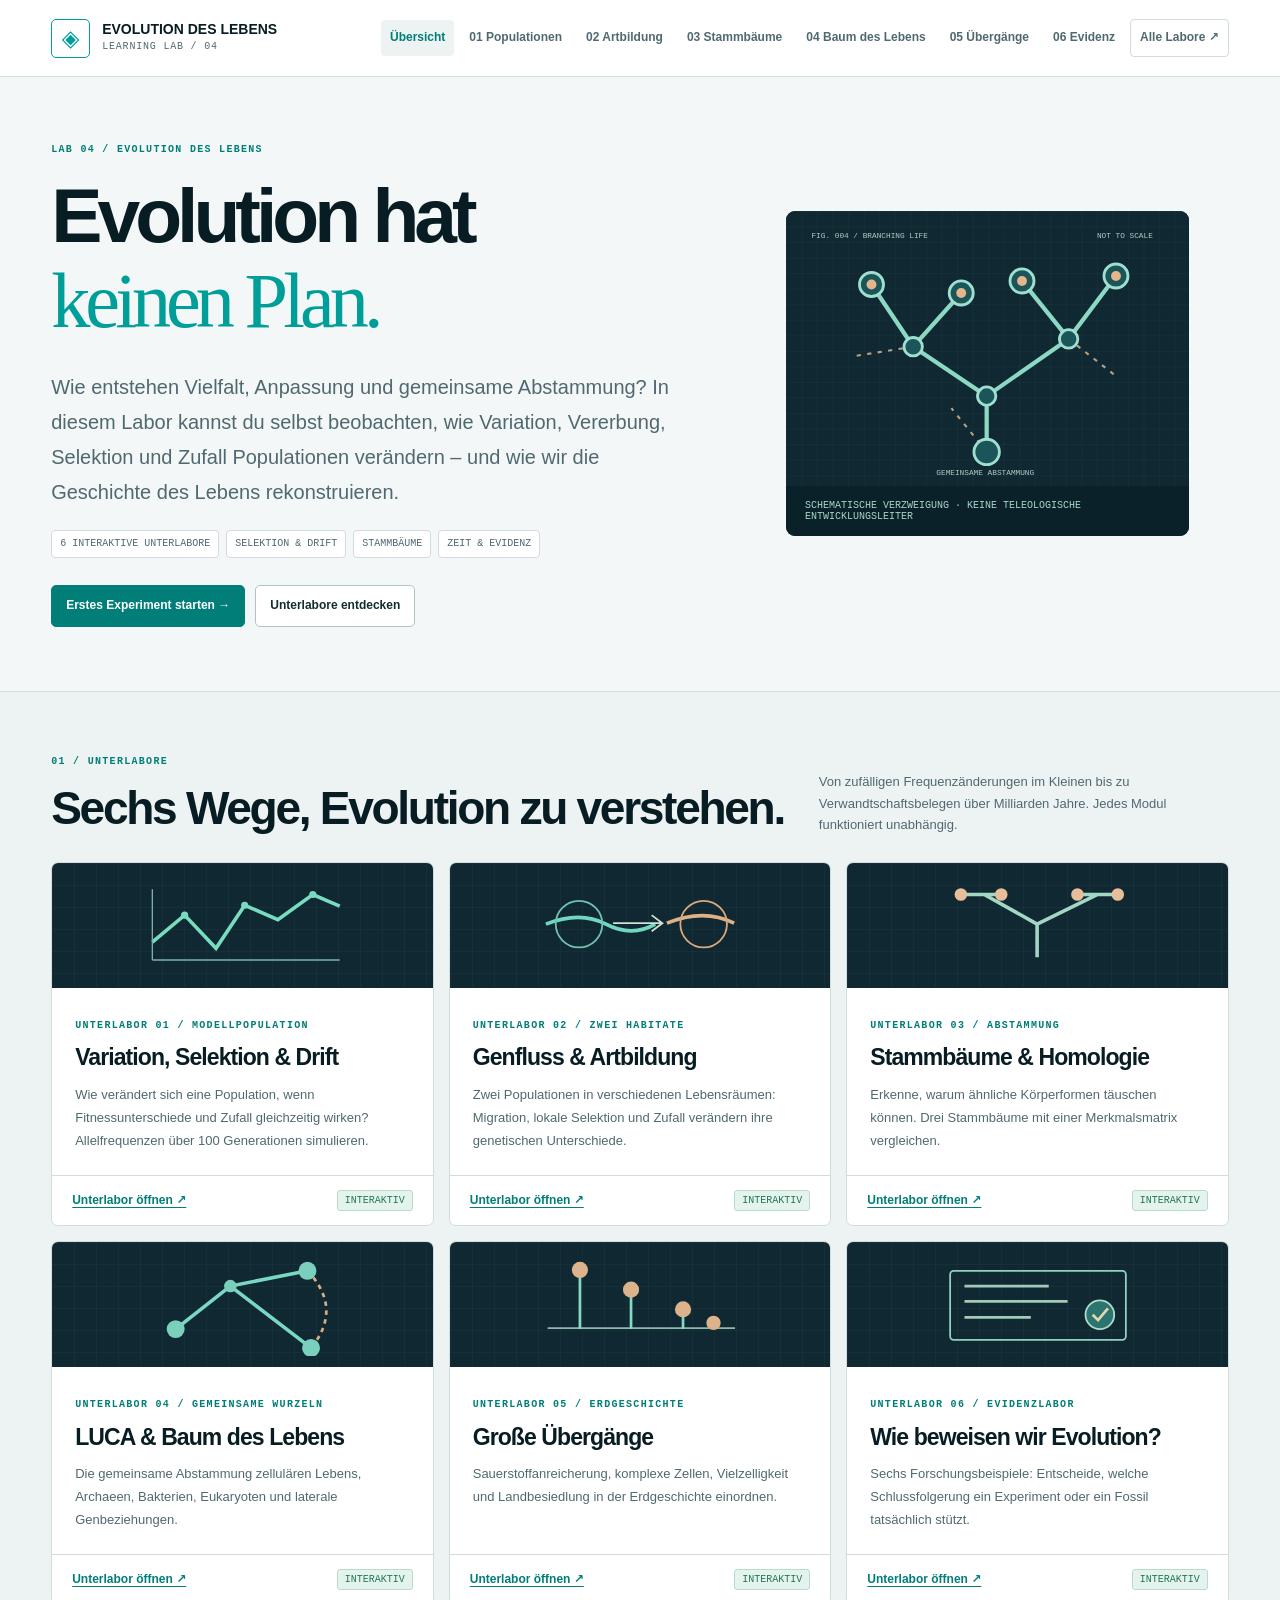
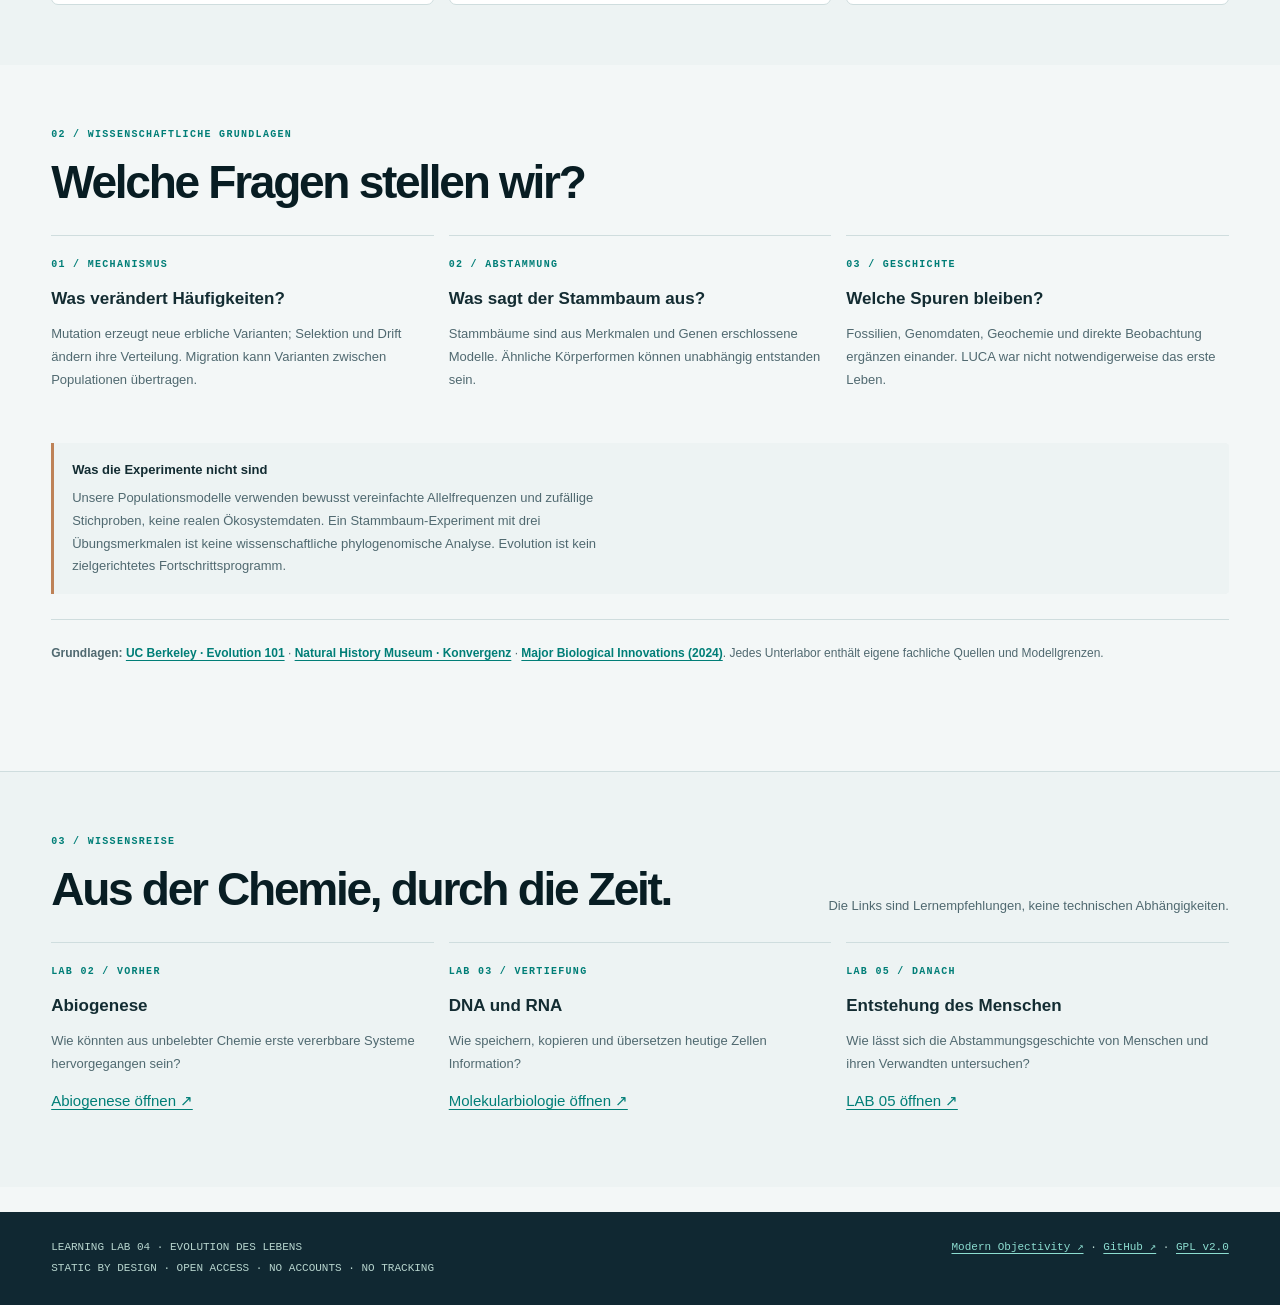
<file: index.html>
<!doctype html>
<html lang="de"><head><meta charset="utf-8"><meta name="viewport" content="width=device-width,initial-scale=1">
<meta name="theme-color" content="#f3f7f7"><meta name="description" content="LAB 04: Evolution des Lebens interaktiv verstehen – Selektion, Drift, Artbildung, Stammbäume, LUCA, Übergänge und Evolutionsbelege.">
<title>Evolution des Lebens — Learning Lab 04</title>
<link rel="stylesheet" href="modern-objectivity.css"><link rel="stylesheet" href="evolution.css"></head>
<body><a class="ev-skip" href="#main">Zum Inhalt springen</a>
<header class="ev-header"><div class="ev-wrap ev-header-inner"><a class="ev-brand" href="index.html"><span aria-hidden="true">◈</span><span><strong>EVOLUTION DES LEBENS</strong><small>LEARNING LAB / 04</small></span></a>
<nav class="ev-nav" aria-label="Labornavigation"><a href="index.html" aria-current="page">Übersicht</a><a href="01_populationen.html">01 Populationen</a><a href="02_artbildung.html">02 Artbildung</a><a href="03_stammbaeume.html">03 Stammbäume</a><a href="04_baum_des_lebens.html">04 Baum des Lebens</a><a href="05_uebergaenge.html">05 Übergänge</a><a href="06_evidenz.html">06 Evidenz</a><a class="ev-home" href="https://philippklinz.github.io/learning-labs/">Alle Labore ↗</a></nav>
</div></header>
<main id="main"><div class="ev-wrap">
<section class="ev-hero"><div><span class="ev-eye">LAB 04 / EVOLUTION DES LEBENS</span><h1>Evolution hat<br><em>keinen Plan.</em></h1>
<p>Wie entstehen Vielfalt, Anpassung und gemeinsame Abstammung? In diesem Labor kannst du selbst beobachten, wie Variation, Vererbung, Selektion und Zufall Populationen verändern – und wie wir die Geschichte des Lebens rekonstruieren.</p>
<div class="ev-tags"><span>6 INTERAKTIVE UNTERLABORE</span><span>SELEKTION &amp; DRIFT</span><span>STAMMBÄUME</span><span>ZEIT &amp; EVIDENZ</span></div>
<div class="ev-actions"><a class="ev-action primary" href="01_populationen.html">Erstes Experiment starten →</a><a class="ev-action" href="#unterlabore">Unterlabore entdecken</a></div></div>
<figure class="ev-hero-graphic"><svg viewBox="0 0 570 390" aria-hidden="true" fill="none">
<rect width="570" height="390" fill="#102832"/>
<defs><pattern id="hero-grid" width="22" height="22" patternUnits="userSpaceOnUse"><path d="M22 0H0V22" stroke="#9ebbb5" stroke-opacity=".10" fill="none"/></pattern></defs>
<rect width="570" height="390" fill="url(#hero-grid)"/>
<path d="M284 341V262L180 192 121 104M180 192L248 116M284 262l116-81 67-89M400 181L334 99" stroke="#8bd8c5" stroke-width="6" stroke-linecap="round"/>
<path d="M284 341l-50-62M180 192l-81 13M400 181l65 51" stroke="#b7a184" stroke-width="3" stroke-dasharray="6 9"/>
<g fill="#1c5559" stroke="#a0dfd0" stroke-width="4"><circle cx="284" cy="341" r="18"/><circle cx="284" cy="262" r="13"/><circle cx="180" cy="192" r="13"/><circle cx="400" cy="181" r="13"/><circle cx="121" cy="104" r="17"/><circle cx="248" cy="116" r="17"/><circle cx="467" cy="92" r="17"/><circle cx="334" cy="99" r="17"/></g>
<g fill="#e5b58c"><circle cx="121" cy="104" r="7"/><circle cx="248" cy="116" r="7"/><circle cx="467" cy="92" r="7"/><circle cx="334" cy="99" r="7"/></g>
<g fill="#a9cec6" font-family="monospace" font-size="11"><text x="36" y="38">FIG. 004 / BRANCHING LIFE</text><text x="282" y="374" text-anchor="middle">GEMEINSAME ABSTAMMUNG</text><text x="440" y="38">NOT TO SCALE</text></g>
</svg><figcaption>SCHEMATISCHE VERZWEIGUNG · KEINE TELEOLOGISCHE ENTWICKLUNGSLEITER</figcaption></figure></section></div>
<section class="ev-section alt" id="unterlabore"><div class="ev-wrap"><div class="ev-section-heading"><div><span class="ev-eye">01 / UNTERLABORE</span><h2>Sechs Wege, Evolution zu verstehen.</h2></div><p>Von zufälligen Frequenzänderungen im Kleinen bis zu Verwandtschaftsbelegen über Milliarden Jahre. Jedes Modul funktioniert unabhängig.</p></div>
<div class="ev-card-grid"><article class="ev-card"><div class="ev-card-art"><svg viewBox="0 0 260 116" aria-hidden="true" fill="none"><path d="M30 77L66 47 101 84 133 36 170 52 209 24 239 37" stroke="#78dcc1" stroke-width="4" fill="none"/><path d="M30 97h209M30 18v79" stroke="#7cb0ad" stroke-width="1.5"/><g fill="#78dcc1"><circle cx="66" cy="47" r="4"/><circle cx="133" cy="36" r="4"/><circle cx="209" cy="24" r="4"/></g></svg></div><div class="ev-card-body"><span class="ev-eye">UNTERLABOR 01 / MODELLPOPULATION</span><h3>Variation, Selektion & Drift</h3><p>Wie verändert sich eine Population, wenn Fitnessunterschiede und Zufall gleichzeitig wirken? Allelfrequenzen über 100 Generationen simulieren.</p></div><div class="ev-card-foot"><a href="01_populationen.html">Unterlabor öffnen ↗</a><span class="ev-tag">INTERAKTIV</span></div></article>
<article class="ev-card"><div class="ev-card-art"><svg viewBox="0 0 260 116" aria-hidden="true" fill="none"><path d="M25 57q38-15 67 0t55 0" stroke="#72d7c0" stroke-width="4" fill="none"/><path d="M160 56q41-17 75 0" stroke="#deb285" stroke-width="4" fill="none"/><path d="M100 56h55m-12-9 12 9-12 9" stroke="#d0e1d3" stroke-width="2" fill="none"/><circle cx="62" cy="57" r="26" stroke="#70c2b0" stroke-width="2"/><circle cx="201" cy="57" r="26" stroke="#daa77e" stroke-width="2"/></svg></div><div class="ev-card-body"><span class="ev-eye">UNTERLABOR 02 / ZWEI HABITATE</span><h3>Genfluss & Artbildung</h3><p>Zwei Populationen in verschiedenen Lebensräumen: Migration, lokale Selektion und Zufall verändern ihre genetischen Unterschiede.</p></div><div class="ev-card-foot"><a href="02_artbildung.html">Unterlabor öffnen ↗</a><span class="ev-tag">INTERAKTIV</span></div></article>
<article class="ev-card"><div class="ev-card-art"><svg viewBox="0 0 260 116" aria-hidden="true" fill="none"><path d="M129 94V57M129 57L70 24M129 57L196 24M70 24H44M70 24H89M196 24h-22m22 0h23" stroke="#a3d6c5" stroke-width="4" fill="none"/><g fill="#e7be99"><circle cx="44" cy="24" r="7"/><circle cx="89" cy="24" r="7"/><circle cx="174" cy="24" r="7"/><circle cx="219" cy="24" r="7"/></g></svg></div><div class="ev-card-body"><span class="ev-eye">UNTERLABOR 03 / ABSTAMMUNG</span><h3>Stammbäume & Homologie</h3><p>Erkenne, warum ähnliche Körperformen täuschen können. Drei Stammbäume mit einer Merkmalsmatrix vergleichen.</p></div><div class="ev-card-foot"><a href="03_stammbaeume.html">Unterlabor öffnen ↗</a><span class="ev-tag">INTERAKTIV</span></div></article>
<article class="ev-card"><div class="ev-card-art"><svg viewBox="0 0 260 116" aria-hidden="true" fill="none"><path d="M56 86L117 38 203 21M117 38l90 69" stroke="#79d8c3" stroke-width="4" fill="none"/><path d="M203 21Q243 63 207 107" stroke="#d9ac83" stroke-width="3" stroke-dasharray="5 5" fill="none"/><g fill="#7ad0bd"><circle cx="56" cy="86" r="10"/><circle cx="117" cy="38" r="7"/><circle cx="203" cy="21" r="10"/><circle cx="207" cy="107" r="10"/></g></svg></div><div class="ev-card-body"><span class="ev-eye">UNTERLABOR 04 / GEMEINSAME WURZELN</span><h3>LUCA & Baum des Lebens</h3><p>Die gemeinsame Abstammung zellulären Lebens, Archaeen, Bakterien, Eukaryoten und laterale Genbeziehungen.</p></div><div class="ev-card-foot"><a href="04_baum_des_lebens.html">Unterlabor öffnen ↗</a><span class="ev-tag">INTERAKTIV</span></div></article>
<article class="ev-card"><div class="ev-card-art"><svg viewBox="0 0 260 116" aria-hidden="true" fill="none"><path d="M27 85H236" stroke="#8eb9ad" stroke-width="2"/><path d="M63 20v66m57-44v44m58-22v22m34-7v7" stroke="#86d9c5" stroke-width="3"/><g fill="#dcb38b"><circle cx="63" cy="20" r="9"/><circle cx="120" cy="42" r="9"/><circle cx="178" cy="64" r="9"/><circle cx="212" cy="79" r="8"/></g></svg></div><div class="ev-card-body"><span class="ev-eye">UNTERLABOR 05 / ERDGESCHICHTE</span><h3>Große Übergänge</h3><p>Sauerstoffanreicherung, komplexe Zellen, Vielzelligkeit und Landbesiedlung in der Erdgeschichte einordnen.</p></div><div class="ev-card-foot"><a href="05_uebergaenge.html">Unterlabor öffnen ↗</a><span class="ev-tag">INTERAKTIV</span></div></article>
<article class="ev-card"><div class="ev-card-art"><svg viewBox="0 0 260 116" aria-hidden="true" fill="none"><rect x="32" y="21" width="196" height="77" rx="4" fill="none" stroke="#91cfc0" stroke-width="2"/><path d="M48 38h94M48 55h115M48 73h74" stroke="#a1caba" stroke-width="3"/><circle cx="199" cy="70" r="16" fill="#2b746f" stroke="#addcca" stroke-width="2"/><path d="M191 70l6 6 11-13" stroke="#e4d9ac" stroke-width="3" fill="none"/></svg></div><div class="ev-card-body"><span class="ev-eye">UNTERLABOR 06 / EVIDENZLABOR</span><h3>Wie beweisen wir Evolution?</h3><p>Sechs Forschungsbeispiele: Entscheide, welche Schlussfolgerung ein Experiment oder ein Fossil tatsächlich stützt.</p></div><div class="ev-card-foot"><a href="06_evidenz.html">Unterlabor öffnen ↗</a><span class="ev-tag">INTERAKTIV</span></div></article></div></div></section>
<section class="ev-section"><div class="ev-wrap"><div class="ev-section-heading"><div><span class="ev-eye">02 / WISSENSCHAFTLICHE GRUNDLAGEN</span><h2>Welche Fragen stellen wir?</h2></div></div>
<div class="ev-plain-grid">
<div class="ev-plain"><span class="ev-eye">01 / MECHANISMUS</span><strong>Was verändert Häufigkeiten?</strong><p>Mutation erzeugt neue erbliche Varianten; Selektion und Drift ändern ihre Verteilung. Migration kann Varianten zwischen Populationen übertragen.</p></div>
<div class="ev-plain"><span class="ev-eye">02 / ABSTAMMUNG</span><strong>Was sagt der Stammbaum aus?</strong><p>Stammbäume sind aus Merkmalen und Genen erschlossene Modelle. Ähnliche Körperformen können unabhängig entstanden sein.</p></div>
<div class="ev-plain"><span class="ev-eye">03 / GESCHICHTE</span><strong>Welche Spuren bleiben?</strong><p>Fossilien, Genomdaten, Geochemie und direkte Beobachtung ergänzen einander. LUCA war nicht notwendigerweise das erste Leben.</p></div>
</div>
<div class="ev-info warning" style="margin-top:25px"><strong>Was die Experimente nicht sind</strong><p>Unsere Populationsmodelle verwenden bewusst vereinfachte Allelfrequenzen und zufällige Stichproben, keine realen Ökosystemdaten. Ein Stammbaum-Experiment mit drei Übungsmerkmalen ist keine wissenschaftliche phylogenomische Analyse. Evolution ist kein zielgerichtetes Fortschrittsprogramm.</p></div>
<div class="ev-scientific"><strong>Grundlagen:</strong> <a href="https://evolution.berkeley.edu/evolution-101/">UC Berkeley · Evolution 101</a> · <a href="https://www.nhm.ac.uk/discover/convergent-evolution.html">Natural History Museum · Konvergenz</a> · <a href="https://pmc.ncbi.nlm.nih.gov/articles/PMC11071111/">Major Biological Innovations (2024)</a>. Jedes Unterlabor enthält eigene fachliche Quellen und Modellgrenzen.</div>
</div></section>
<section class="ev-section alt"><div class="ev-wrap"><div class="ev-section-heading"><div><span class="ev-eye">03 / WISSENSREISE</span><h2>Aus der Chemie, durch die Zeit.</h2></div><p>Die Links sind Lernempfehlungen, keine technischen Abhängigkeiten.</p></div>
<div class="ev-plain-grid"><div class="ev-plain"><span class="ev-eye">LAB 02 / VORHER</span><strong>Abiogenese</strong><p>Wie könnten aus unbelebter Chemie erste vererbbare Systeme hervorgegangen sein?</p><a href="https://philippklinz.github.io/lab-abiogenesis/">Abiogenese öffnen ↗</a></div>
<div class="ev-plain"><span class="ev-eye">LAB 03 / VERTIEFUNG</span><strong>DNA und RNA</strong><p>Wie speichern, kopieren und übersetzen heutige Zellen Information?</p><a href="https://philippklinz.github.io/lab-molecular-biology/">Molekularbiologie öffnen ↗</a></div>
<div class="ev-plain"><span class="ev-eye">LAB 05 / DANACH</span><strong>Entstehung des Menschen</strong><p>Wie lässt sich die Abstammungsgeschichte von Menschen und ihren Verwandten untersuchen?</p><a href="https://philippklinz.github.io/lab-human-origins/">LAB 05 öffnen ↗</a></div></div>
</div></section></main>
<footer class="ev-footer"><div class="ev-wrap ev-footer-inner"><span>LEARNING LAB 04 · EVOLUTION DES LEBENS<br>STATIC BY DESIGN · OPEN ACCESS · NO ACCOUNTS · NO TRACKING</span><span><a href="https://philippklinz.github.io/modern-objectivity-style/">Modern Objectivity ↗</a> · <a href="https://github.com/philippklinz/lab-evolution">GitHub ↗</a> · <a href="LICENSE">GPL v2.0</a></span></div></footer>
</body></html>
</file>
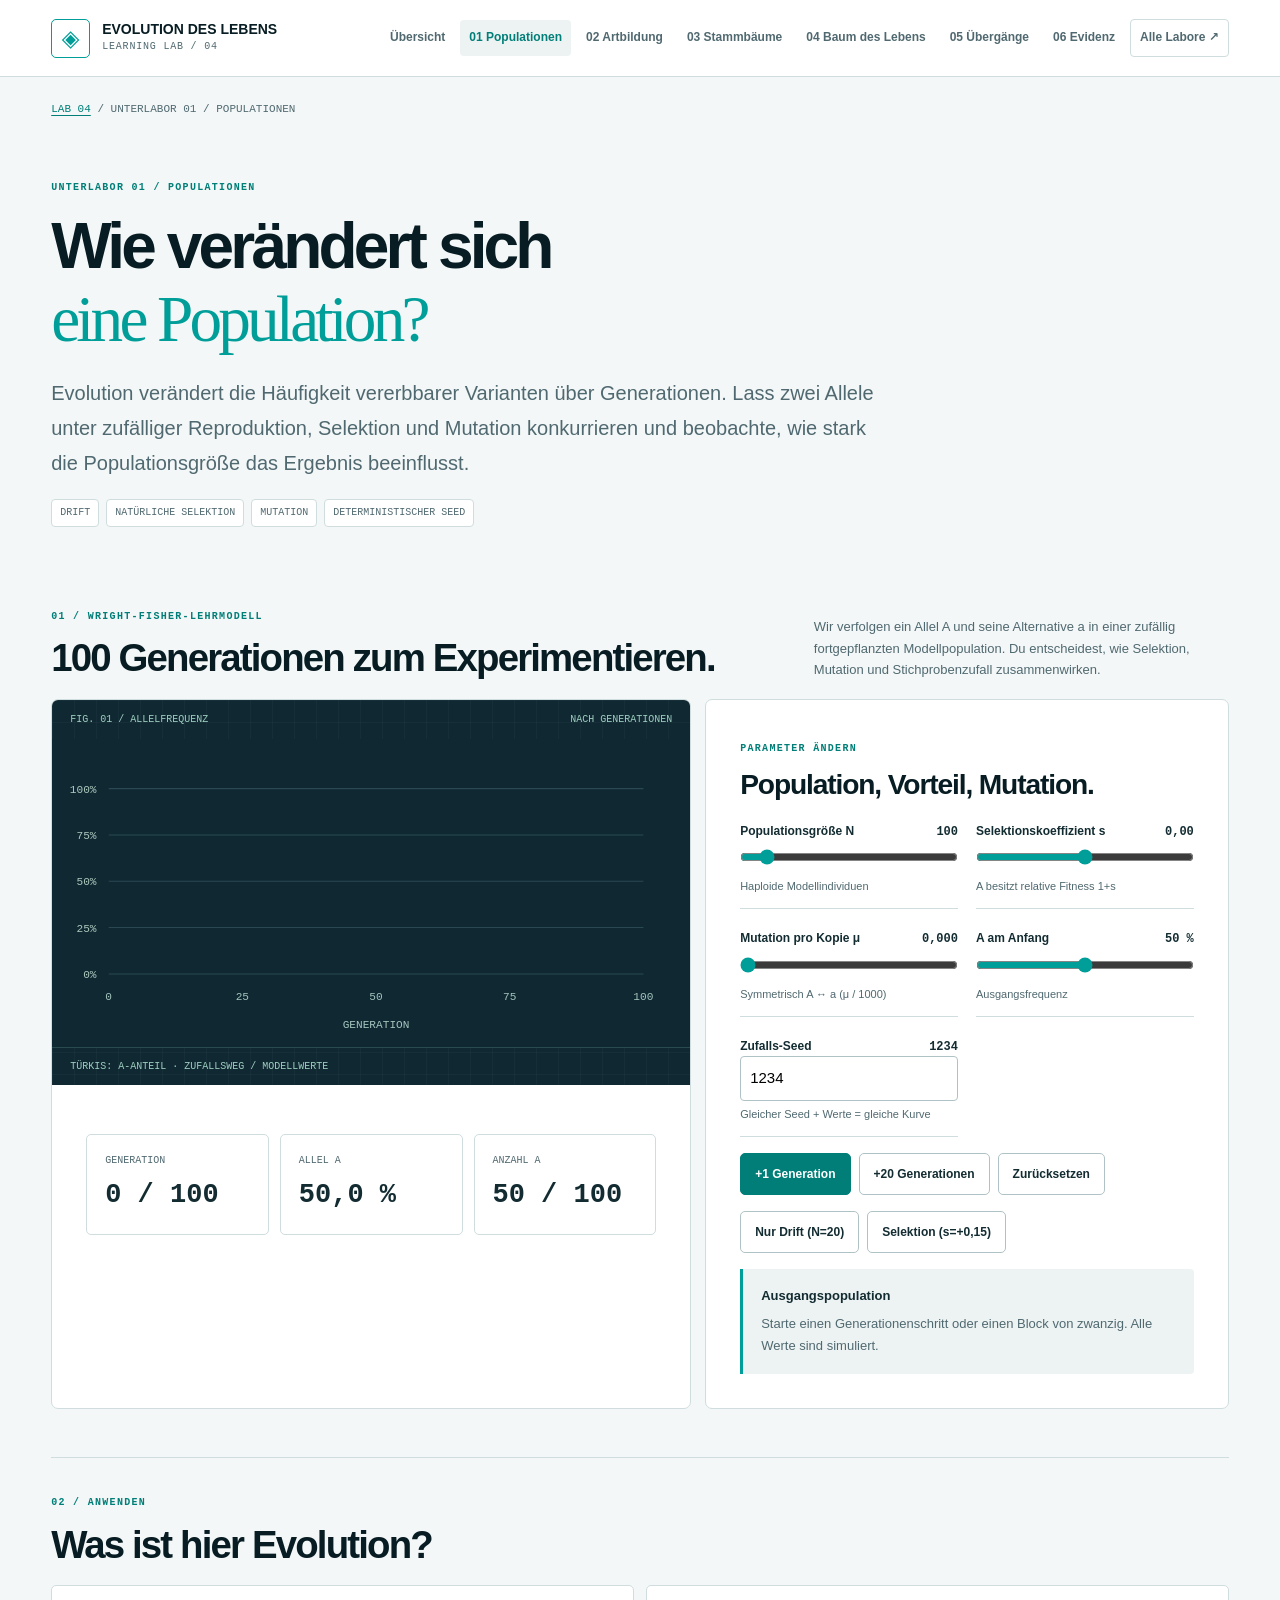
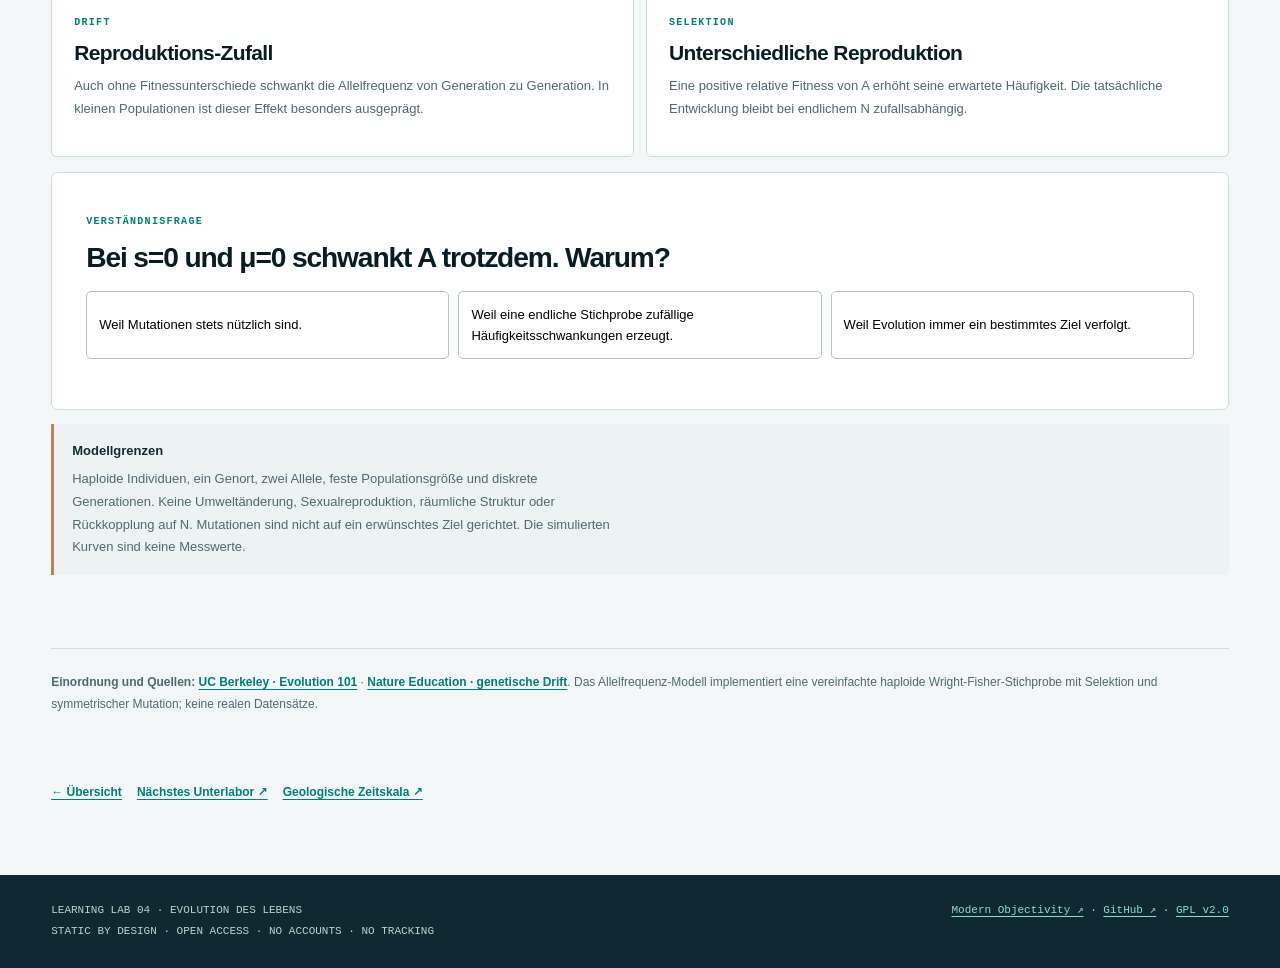
<file: 01_populationen.html>
<!doctype html><html lang="de"><head><meta charset="utf-8"><meta name="viewport" content="width=device-width,initial-scale=1"><meta name="theme-color" content="#f3f7f7"><meta name="description" content="Evolution verändert die Häufigkeit vererbbarer Varianten über Generationen. Lass zwei Allele unter zufälliger Reproduktion, Selektion und Mutation konkurrieren und beobachte, wie stark die Populationsgröße das Ergebnis beeinflusst."><title>Populationen, Selektion und Drift – Evolution des Lebens · LAB 04</title>
<link rel="stylesheet" href="modern-objectivity.css"><link rel="stylesheet" href="evolution.css"><script defer src="evolution-labs.js"></script></head>
<body data-module="01"><a class="ev-skip" href="#main">Zum Inhalt springen</a>
<header class="ev-header"><div class="ev-wrap ev-header-inner"><a class="ev-brand" href="index.html"><span aria-hidden="true">◈</span><span><strong>EVOLUTION DES LEBENS</strong><small>LEARNING LAB / 04</small></span></a><nav class="ev-nav" aria-label="Labornavigation"><a href="index.html">Übersicht</a><a href="01_populationen.html" aria-current="page">01 Populationen</a><a href="02_artbildung.html">02 Artbildung</a><a href="03_stammbaeume.html">03 Stammbäume</a><a href="04_baum_des_lebens.html">04 Baum des Lebens</a><a href="05_uebergaenge.html">05 Übergänge</a><a href="06_evidenz.html">06 Evidenz</a><a class="ev-home" href="https://philippklinz.github.io/learning-labs/">Alle Labore ↗</a></nav></div></header>
<main id="main" class="ev-wrap"><div class="ev-crumb"><a href="index.html">LAB 04</a> / UNTERLABOR 01 / POPULATIONEN</div><section class="ev-intro"><span class="ev-eye">UNTERLABOR 01 / POPULATIONEN</span><h1>Wie verändert sich<br><em>eine Population?</em></h1><p>Evolution verändert die Häufigkeit vererbbarer Varianten über Generationen. Lass zwei Allele unter zufälliger Reproduktion, Selektion und Mutation konkurrieren und beobachte, wie stark die Populationsgröße das Ergebnis beeinflusst.</p><div class="ev-tags"><span>DRIFT</span><span>NATÜRLICHE SELEKTION</span><span>MUTATION</span><span>DETERMINISTISCHER SEED</span></div></section>
<section class="ev-lab-section" aria-labelledby="pop-title"><div class="ev-lab-head"><div><span class="ev-eye">01 / WRIGHT-FISHER-LEHRMODELL</span><h2 id="pop-title">100 Generationen zum Experimentieren.</h2></div><p>Wir verfolgen ein Allel A und seine Alternative a in einer zufällig fortgepflanzten Modellpopulation. Du entscheidest, wie Selektion, Mutation und Stichprobenzufall zusammenwirken.</p></div>
<div class="ev-grid"><div class="ev-pane"><div class="ev-dark"><div class="ev-dark-head"><span>FIG. 01 / ALLELFREQUENZ</span><span>NACH GENERATIONEN</span></div><svg id="pop-chart" class="ev-chart" role="img" aria-label="Entwicklung der Allelfrequenz A über die bisherigen Generationen" viewBox="0 0 630 305"></svg><div class="ev-dark-foot">TÜRKIS: A-ANTEIL · ZUFALLSWEG / MODELLWERTE</div></div><div class="ev-pad"><div class="ev-metrics"><div class="ev-metric"><small>GENERATION</small><strong id="pop-gen">0</strong></div><div class="ev-metric"><small>ALLEL A</small><strong id="pop-freq">50 %</strong></div><div class="ev-metric"><small>ANZAHL A</small><strong id="pop-a">–</strong></div></div></div></div>
<div class="ev-pane"><div class="ev-pad"><span class="ev-eye">PARAMETER ÄNDERN</span><h3>Population, Vorteil, Mutation.</h3>
<div class="ev-controls">
<div class="ev-control"><label for="pop-N">Populationsgröße N <strong id="pop-N-label">100</strong></label><input id="pop-N" type="range" min="10" max="1000" step="10" value="100"><small>Haploide Modellindividuen</small></div>
<div class="ev-control"><label for="pop-s">Selektionskoeffizient s <strong id="pop-s-label">0,00</strong></label><input id="pop-s" type="range" min="-30" max="30" step="1" value="0"><small>A besitzt relative Fitness 1+s</small></div>
<div class="ev-control"><label for="pop-mu">Mutation pro Kopie μ <strong id="pop-mu-label">0,000</strong></label><input id="pop-mu" type="range" min="0" max="20" step="1" value="0"><small>Symmetrisch A ↔ a (μ / 1000)</small></div>
<div class="ev-control"><label for="pop-p">A am Anfang <strong id="pop-p-label">50 %</strong></label><input id="pop-p" type="range" min="0" max="100" step="5" value="50"><small>Ausgangsfrequenz</small></div>
<div class="ev-control"><label for="pop-seed">Zufalls-Seed <strong id="pop-seed-label">1234</strong></label><input id="pop-seed" type="number" min="1" max="999999" step="1" value="1234"><small>Gleicher Seed + Werte = gleiche Kurve</small></div>
</div><div class="ev-buttons"><button type="button" class="ev-button primary" id="pop-step">+1 Generation</button><button type="button" class="ev-button" id="pop-run">+20 Generationen</button><button type="button" class="ev-button" id="pop-reset">Zurücksetzen</button></div>
<div class="ev-buttons"><button type="button" class="ev-button" id="pop-neutral">Nur Drift (N=20)</button><button type="button" class="ev-button" id="pop-select">Selektion (s=+0,15)</button></div>
<div class="ev-info"><strong id="pop-state">Startpopulation</strong><p id="pop-feedback">Mit kleinerem N schwankt A zufällig stärker. Positive Selektion kann die Tendenz ändern, garantiert aber keine Fixierung.</p></div></div></div></div></section>
<section class="ev-lab-section"><div class="ev-lab-head"><div><span class="ev-eye">02 / ANWENDEN</span><h2>Was ist hier Evolution?</h2></div></div><div class="ev-case"><article class="ev-case-card"><span class="ev-eye">DRIFT</span><h3>Reproduktions-Zufall</h3><p>Auch ohne Fitnessunterschiede schwankt die Allelfrequenz von Generation zu Generation. In kleinen Populationen ist dieser Effekt besonders ausgeprägt.</p></article><article class="ev-case-card"><span class="ev-eye">SELEKTION</span><h3>Unterschiedliche Reproduktion</h3><p>Eine positive relative Fitness von A erhöht seine erwartete Häufigkeit. Die tatsächliche Entwicklung bleibt bei endlichem N zufallsabhängig.</p></article></div>
<div class="ev-pane ev-pad" style="margin-top:15px"><span class="ev-eye">VERSTÄNDNISFRAGE</span><h3>Bei s=0 und μ=0 schwankt A trotzdem. Warum?</h3><div class="ev-answer" id="pop-question" data-answer="1">
<button type="button">Weil Mutationen stets nützlich sind.</button><button type="button">Weil eine endliche Stichprobe zufällige Häufigkeitsschwankungen erzeugt.</button><button type="button">Weil Evolution immer ein bestimmtes Ziel verfolgt.</button></div><div class="ev-feedback" id="pop-quiz-feedback" role="status" aria-live="polite"></div></div>
<div class="ev-info warning" style="margin-top:14px"><strong>Modellgrenzen</strong><p>Haploide Individuen, ein Genort, zwei Allele, feste Populationsgröße und diskrete Generationen. Keine Umweltänderung, Sexualreproduktion, räumliche Struktur oder Rückkopplung auf N. Mutationen sind nicht auf ein erwünschtes Ziel gerichtet. Die simulierten Kurven sind keine Messwerte.</p></div></section>
<section class="ev-scientific" aria-label="Wissenschaftliche Quellen"><strong>Einordnung und Quellen:</strong> <a href="https://evolution.berkeley.edu/evolution-101/" target="_blank" rel="noopener noreferrer">UC Berkeley · Evolution 101</a> · <a href="https://www.nature.com/scitable/knowledge/library/genetic-drift-and-effective-population-size-772523/" target="_blank" rel="noopener noreferrer">Nature Education · genetische Drift</a>. Das Allelfrequenz-Modell implementiert eine vereinfachte haploide Wright-Fisher-Stichprobe mit Selektion und symmetrischer Mutation; keine realen Datensätze.</section><nav class="ev-bottom-nav" aria-label="Weiterlernen"><a href="index.html">← Übersicht</a><a href="02_artbildung.html">Nächstes Unterlabor ↗</a><a href="https://philippklinz.github.io/lab-early-earth/02_zeitmassstab.html">Geologische Zeitskala ↗</a></nav></main>
<footer class="ev-footer"><div class="ev-wrap ev-footer-inner"><span>LEARNING LAB 04 · EVOLUTION DES LEBENS<br>STATIC BY DESIGN · OPEN ACCESS · NO ACCOUNTS · NO TRACKING</span><span><a href="https://philippklinz.github.io/modern-objectivity-style/">Modern Objectivity ↗</a> · <a href="https://github.com/philippklinz/lab-evolution">GitHub ↗</a> · <a href="LICENSE">GPL v2.0</a></span></div></footer></body></html>
</file>
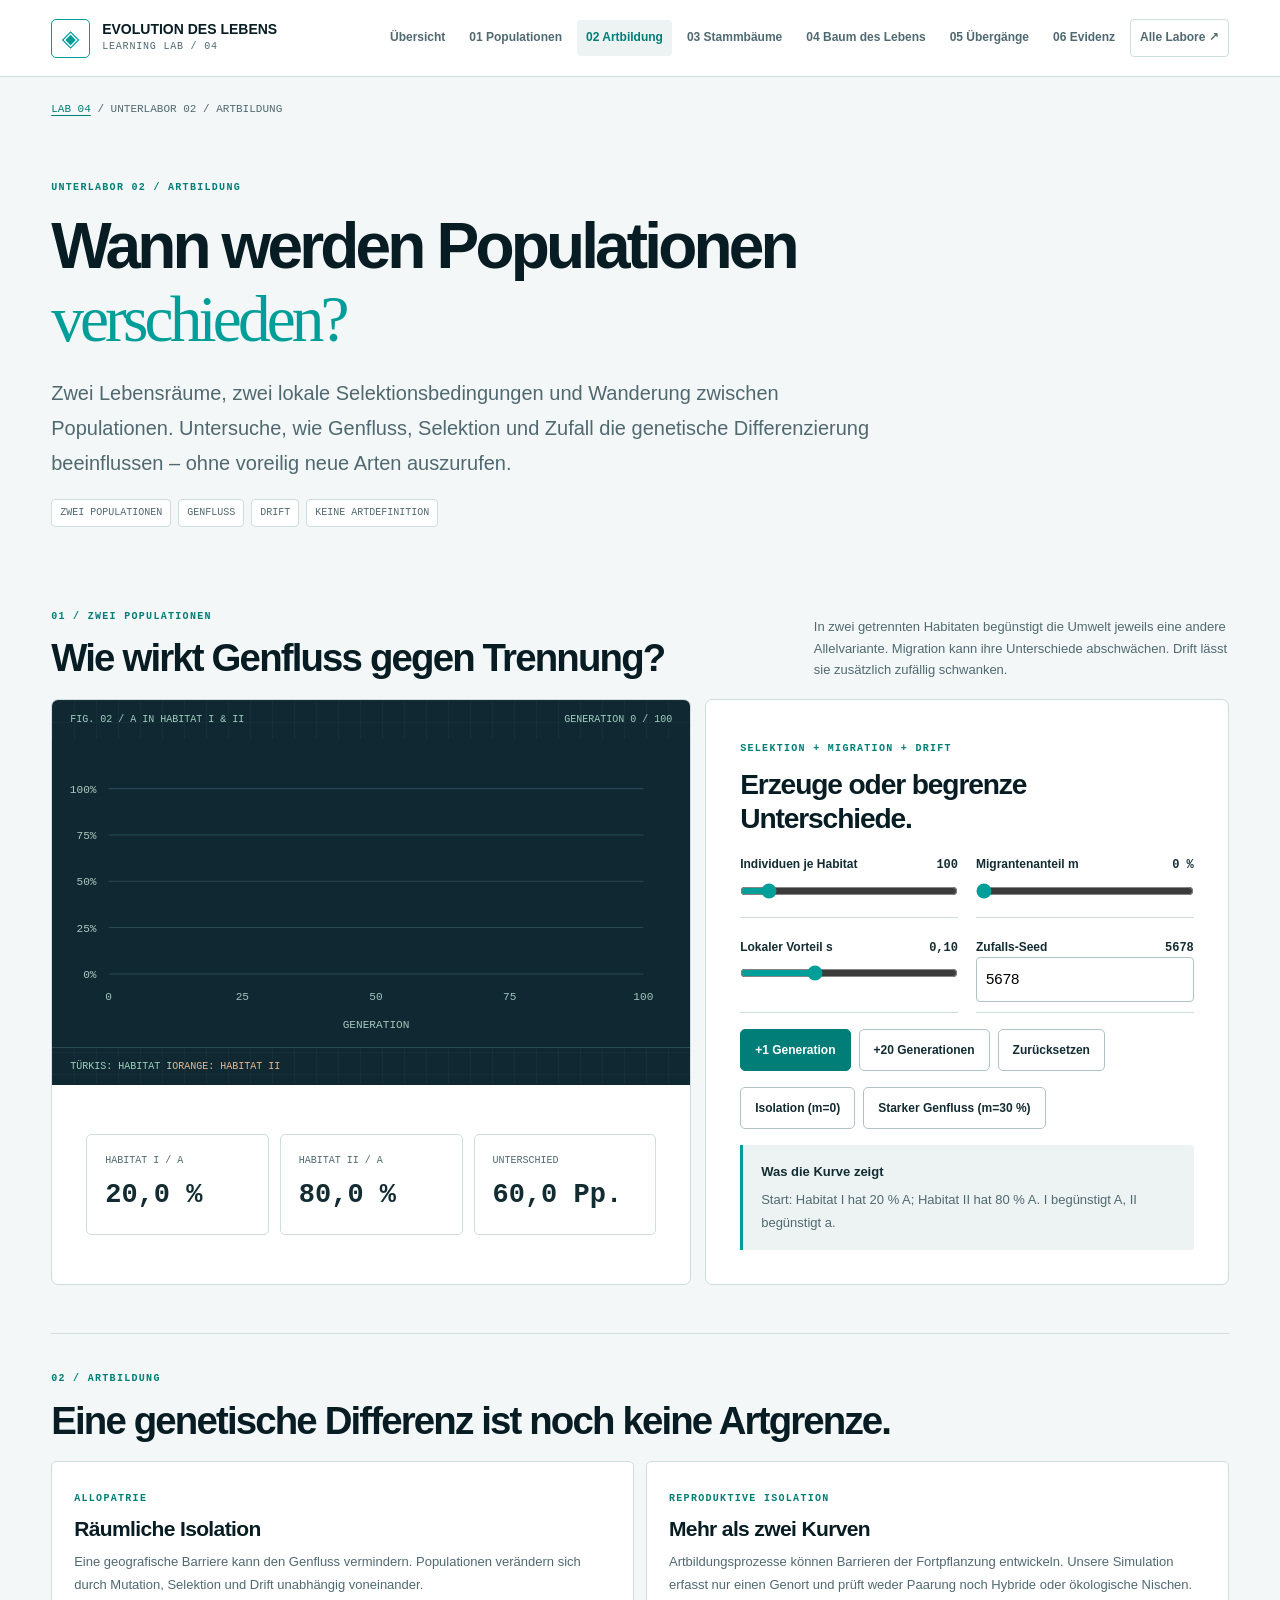
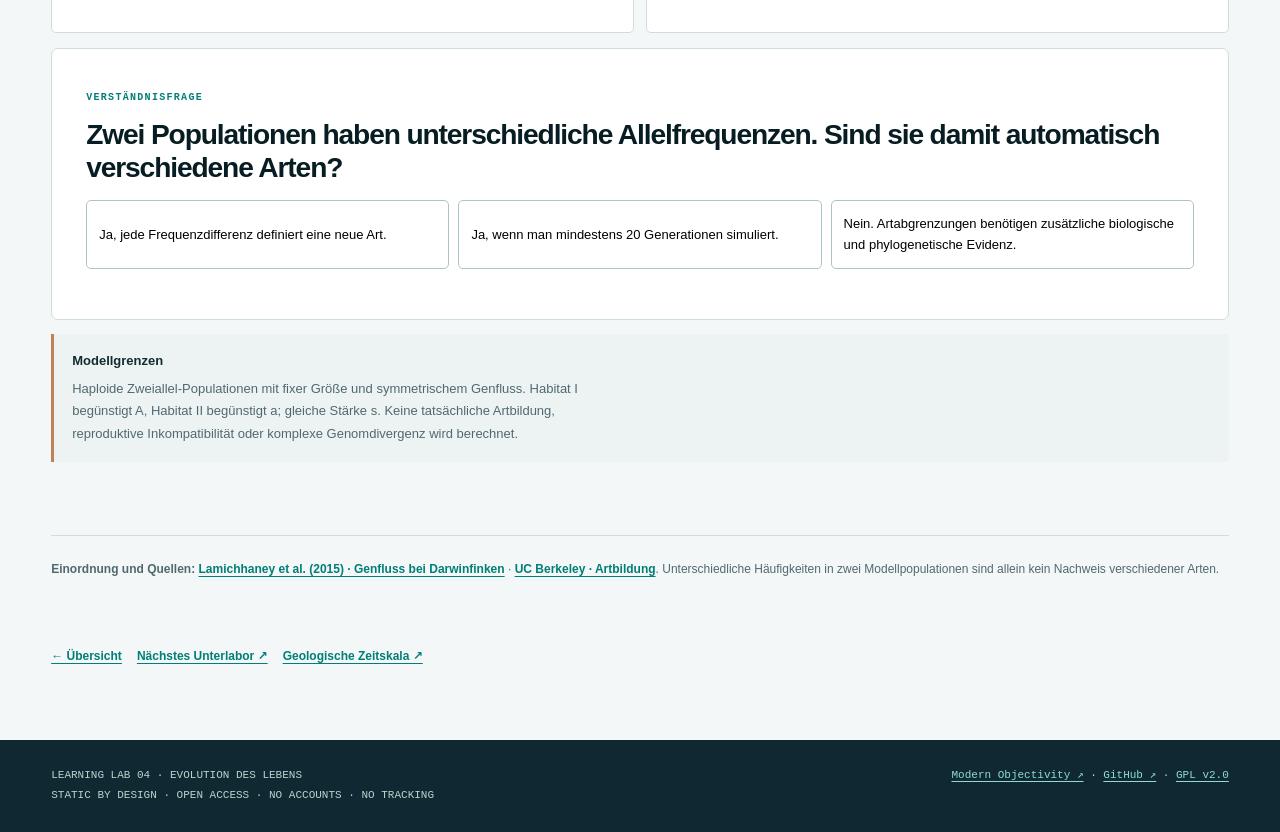
<file: 02_artbildung.html>
<!doctype html><html lang="de"><head><meta charset="utf-8"><meta name="viewport" content="width=device-width,initial-scale=1"><meta name="theme-color" content="#f3f7f7"><meta name="description" content="Zwei Lebensräume, zwei lokale Selektionsbedingungen und Wanderung zwischen Populationen. Untersuche, wie Genfluss, Selektion und Zufall die genetische Differenzierung beeinflussen – ohne voreilig neue Arten auszurufen."><title>Artbildung und Genfluss – Evolution des Lebens · LAB 04</title>
<link rel="stylesheet" href="modern-objectivity.css"><link rel="stylesheet" href="evolution.css"><script defer src="evolution-labs.js"></script></head>
<body data-module="02"><a class="ev-skip" href="#main">Zum Inhalt springen</a>
<header class="ev-header"><div class="ev-wrap ev-header-inner"><a class="ev-brand" href="index.html"><span aria-hidden="true">◈</span><span><strong>EVOLUTION DES LEBENS</strong><small>LEARNING LAB / 04</small></span></a><nav class="ev-nav" aria-label="Labornavigation"><a href="index.html">Übersicht</a><a href="01_populationen.html">01 Populationen</a><a href="02_artbildung.html" aria-current="page">02 Artbildung</a><a href="03_stammbaeume.html">03 Stammbäume</a><a href="04_baum_des_lebens.html">04 Baum des Lebens</a><a href="05_uebergaenge.html">05 Übergänge</a><a href="06_evidenz.html">06 Evidenz</a><a class="ev-home" href="https://philippklinz.github.io/learning-labs/">Alle Labore ↗</a></nav></div></header>
<main id="main" class="ev-wrap"><div class="ev-crumb"><a href="index.html">LAB 04</a> / UNTERLABOR 02 / ARTBILDUNG</div><section class="ev-intro"><span class="ev-eye">UNTERLABOR 02 / ARTBILDUNG</span><h1>Wann werden Populationen<br><em>verschieden?</em></h1><p>Zwei Lebensräume, zwei lokale Selektionsbedingungen und Wanderung zwischen Populationen. Untersuche, wie Genfluss, Selektion und Zufall die genetische Differenzierung beeinflussen – ohne voreilig neue Arten auszurufen.</p><div class="ev-tags"><span>ZWEI POPULATIONEN</span><span>GENFLUSS</span><span>DRIFT</span><span>KEINE ARTDEFINITION</span></div></section>
<section class="ev-lab-section"><div class="ev-lab-head"><div><span class="ev-eye">01 / ZWEI POPULATIONEN</span><h2>Wie wirkt Genfluss gegen Trennung?</h2></div><p>In zwei getrennten Habitaten begünstigt die Umwelt jeweils eine andere Allelvariante. Migration kann ihre Unterschiede abschwächen. Drift lässt sie zusätzlich zufällig schwanken.</p></div>
<div class="ev-grid"><div class="ev-pane"><div class="ev-dark"><div class="ev-dark-head"><span>FIG. 02 / A IN HABITAT I &amp; II</span><span id="iso-status">GENERATION 0</span></div><svg id="iso-chart" class="ev-chart" role="img" aria-label="Häufigkeit von Allel A in zwei Modellpopulationen" viewBox="0 0 630 305"></svg><div class="ev-dark-foot"><span>TÜRKIS: HABITAT I</span><span style="color:#e7b88f">ORANGE: HABITAT II</span></div></div><div class="ev-pad"><div class="ev-metrics"><div class="ev-metric"><small>HABITAT I / A</small><strong id="iso-pa">20 %</strong></div><div class="ev-metric"><small>HABITAT II / A</small><strong id="iso-pb">80 %</strong></div><div class="ev-metric"><small>UNTERSCHIED</small><strong id="iso-delta">60 Pp.</strong></div></div></div></div>
<div class="ev-pane"><div class="ev-pad"><span class="ev-eye">SELEKTION + MIGRATION + DRIFT</span><h3>Erzeuge oder begrenze Unterschiede.</h3>
<div class="ev-controls">
<div class="ev-control"><label for="iso-N">Individuen je Habitat <strong id="iso-N-label">100</strong></label><input id="iso-N" type="range" min="20" max="800" step="20" value="100"></div>
<div class="ev-control"><label for="iso-m">Migrantenanteil m <strong id="iso-m-label">0 %</strong></label><input id="iso-m" type="range" min="0" max="50" value="0" step="1"></div>
<div class="ev-control"><label for="iso-s">Lokaler Vorteil s <strong id="iso-s-label">0,10</strong></label><input id="iso-s" type="range" min="0" max="30" step="1" value="10"></div>
<div class="ev-control"><label for="iso-seed">Zufalls-Seed <strong id="iso-seed-label">5678</strong></label><input id="iso-seed" type="number" min="1" max="999999" value="5678"></div></div>
<div class="ev-buttons"><button type="button" class="ev-button primary" id="iso-step">+1 Generation</button><button type="button" class="ev-button" id="iso-run">+20 Generationen</button><button type="button" class="ev-button" id="iso-reset">Zurücksetzen</button></div>
<div class="ev-buttons"><button type="button" class="ev-button" id="iso-separated">Isolation (m=0)</button><button type="button" class="ev-button" id="iso-connected">Starker Genfluss (m=30 %)</button></div>
<div class="ev-info"><strong>Was die Kurve zeigt</strong><p id="iso-feedback">Wir starten bewusst mit zwei unterschiedlichen Allelfrequenzen. Die Simulation zeigt ihre Entwicklung, nicht die Entstehung einer vollständig neuen Art.</p></div></div></div></div></section>
<section class="ev-lab-section"><div class="ev-lab-head"><div><span class="ev-eye">02 / ARTBILDUNG</span><h2>Eine genetische Differenz ist noch keine Artgrenze.</h2></div></div>
<div class="ev-case"><article class="ev-case-card"><span class="ev-eye">ALLOPATRIE</span><h3>Räumliche Isolation</h3><p>Eine geografische Barriere kann den Genfluss vermindern. Populationen verändern sich durch Mutation, Selektion und Drift unabhängig voneinander.</p></article><article class="ev-case-card"><span class="ev-eye">REPRODUKTIVE ISOLATION</span><h3>Mehr als zwei Kurven</h3><p>Artbildungsprozesse können Barrieren der Fortpflanzung entwickeln. Unsere Simulation erfasst nur einen Genort und prüft weder Paarung noch Hybride oder ökologische Nischen.</p></article></div>
<div class="ev-pane ev-pad" style="margin-top:15px"><span class="ev-eye">VERSTÄNDNISFRAGE</span><h3>Zwei Populationen haben unterschiedliche Allelfrequenzen. Sind sie damit automatisch verschiedene Arten?</h3><div class="ev-answer" id="iso-question" data-answer="2"><button type="button">Ja, jede Frequenzdifferenz definiert eine neue Art.</button><button type="button">Ja, wenn man mindestens 20 Generationen simuliert.</button><button type="button">Nein. Artabgrenzungen benötigen zusätzliche biologische und phylogenetische Evidenz.</button></div><div class="ev-feedback" id="iso-quiz-feedback" role="status" aria-live="polite"></div></div>
<div class="ev-info warning" style="margin-top:14px"><strong>Modellgrenzen</strong><p>Haploide Zweiallel-Populationen mit fixer Größe und symmetrischem Genfluss. Habitat I begünstigt A, Habitat II begünstigt a; gleiche Stärke s. Keine tatsächliche Artbildung, reproduktive Inkompatibilität oder komplexe Genomdivergenz wird berechnet.</p></div></section>
<section class="ev-scientific" aria-label="Wissenschaftliche Quellen"><strong>Einordnung und Quellen:</strong> <a href="https://www.nature.com/articles/nature14181" target="_blank" rel="noopener noreferrer">Lamichhaney et al. (2015) · Genfluss bei Darwinfinken</a> · <a href="https://evolution.berkeley.edu/evolution-101/speciation/" target="_blank" rel="noopener noreferrer">UC Berkeley · Artbildung</a>. Unterschiedliche Häufigkeiten in zwei Modellpopulationen sind allein kein Nachweis verschiedener Arten.</section><nav class="ev-bottom-nav" aria-label="Weiterlernen"><a href="index.html">← Übersicht</a><a href="03_stammbaeume.html">Nächstes Unterlabor ↗</a><a href="https://philippklinz.github.io/lab-early-earth/02_zeitmassstab.html">Geologische Zeitskala ↗</a></nav></main>
<footer class="ev-footer"><div class="ev-wrap ev-footer-inner"><span>LEARNING LAB 04 · EVOLUTION DES LEBENS<br>STATIC BY DESIGN · OPEN ACCESS · NO ACCOUNTS · NO TRACKING</span><span><a href="https://philippklinz.github.io/modern-objectivity-style/">Modern Objectivity ↗</a> · <a href="https://github.com/philippklinz/lab-evolution">GitHub ↗</a> · <a href="LICENSE">GPL v2.0</a></span></div></footer></body></html>
</file>
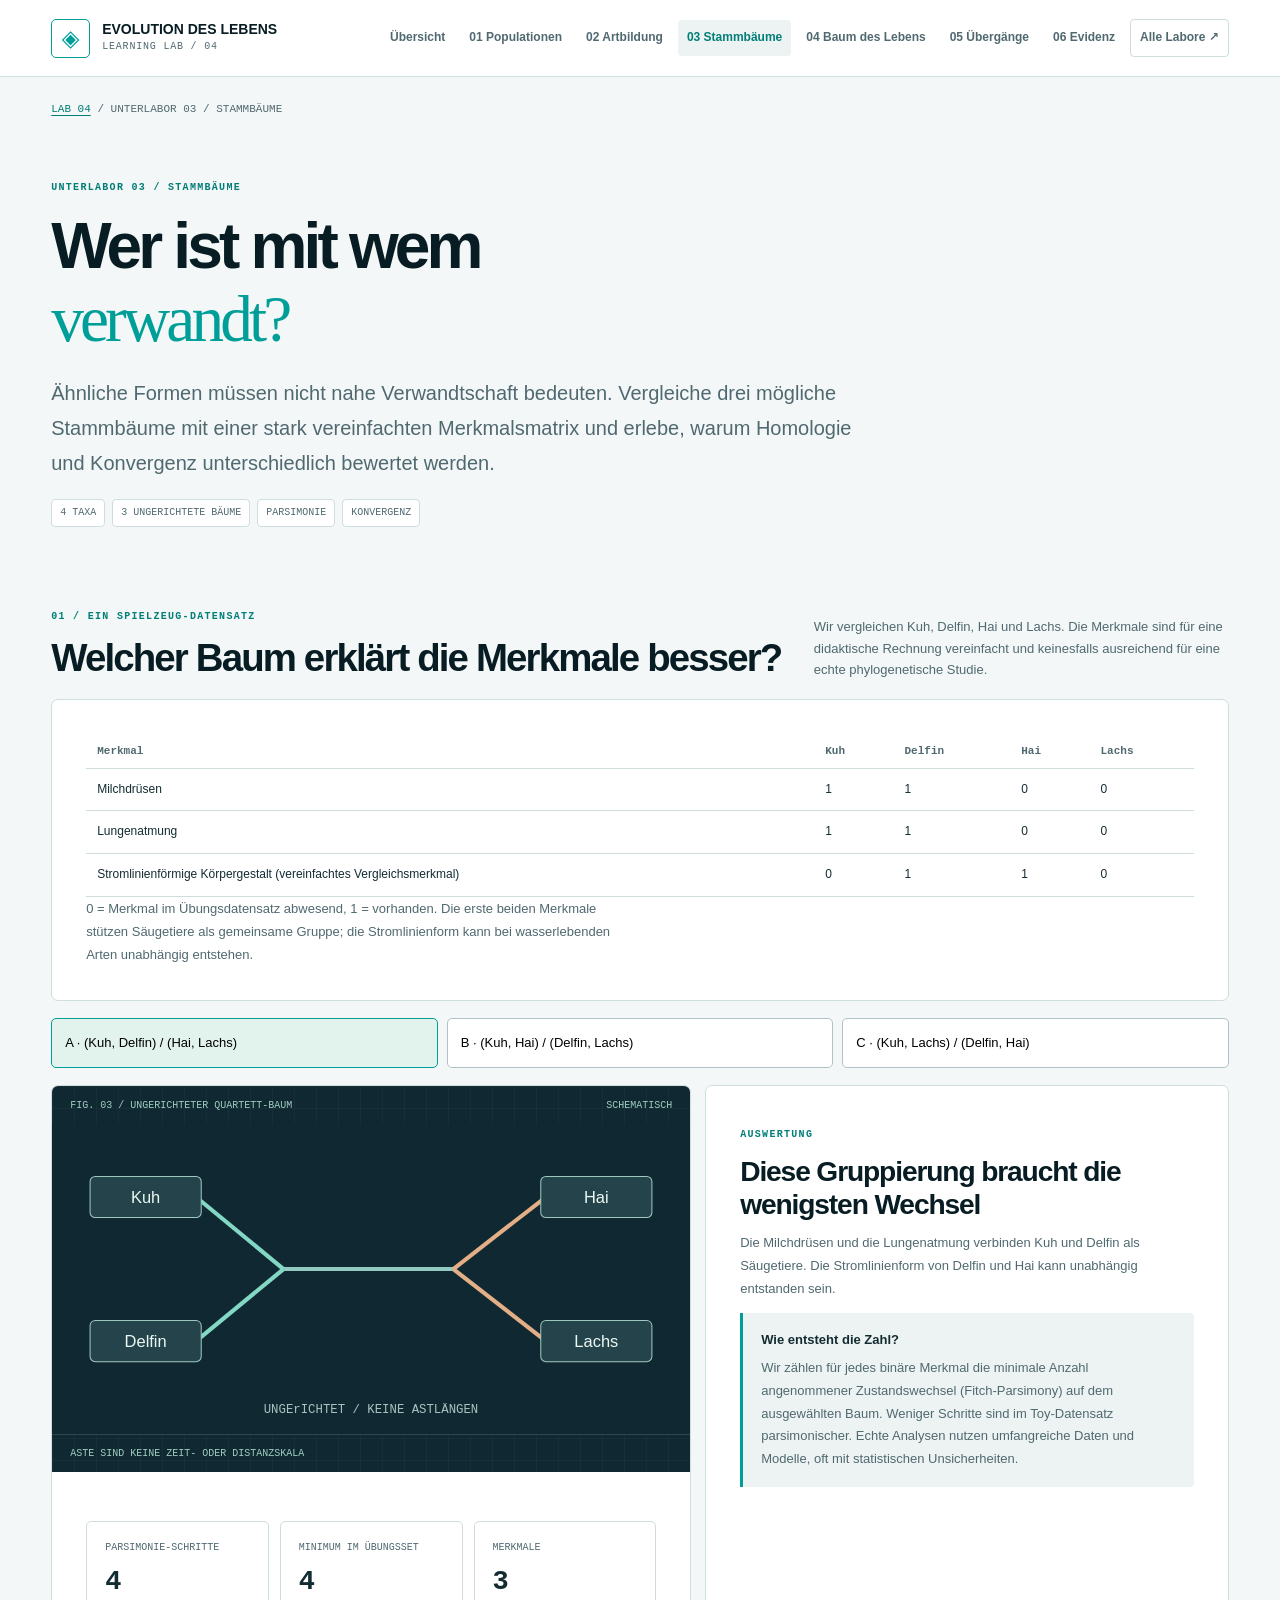
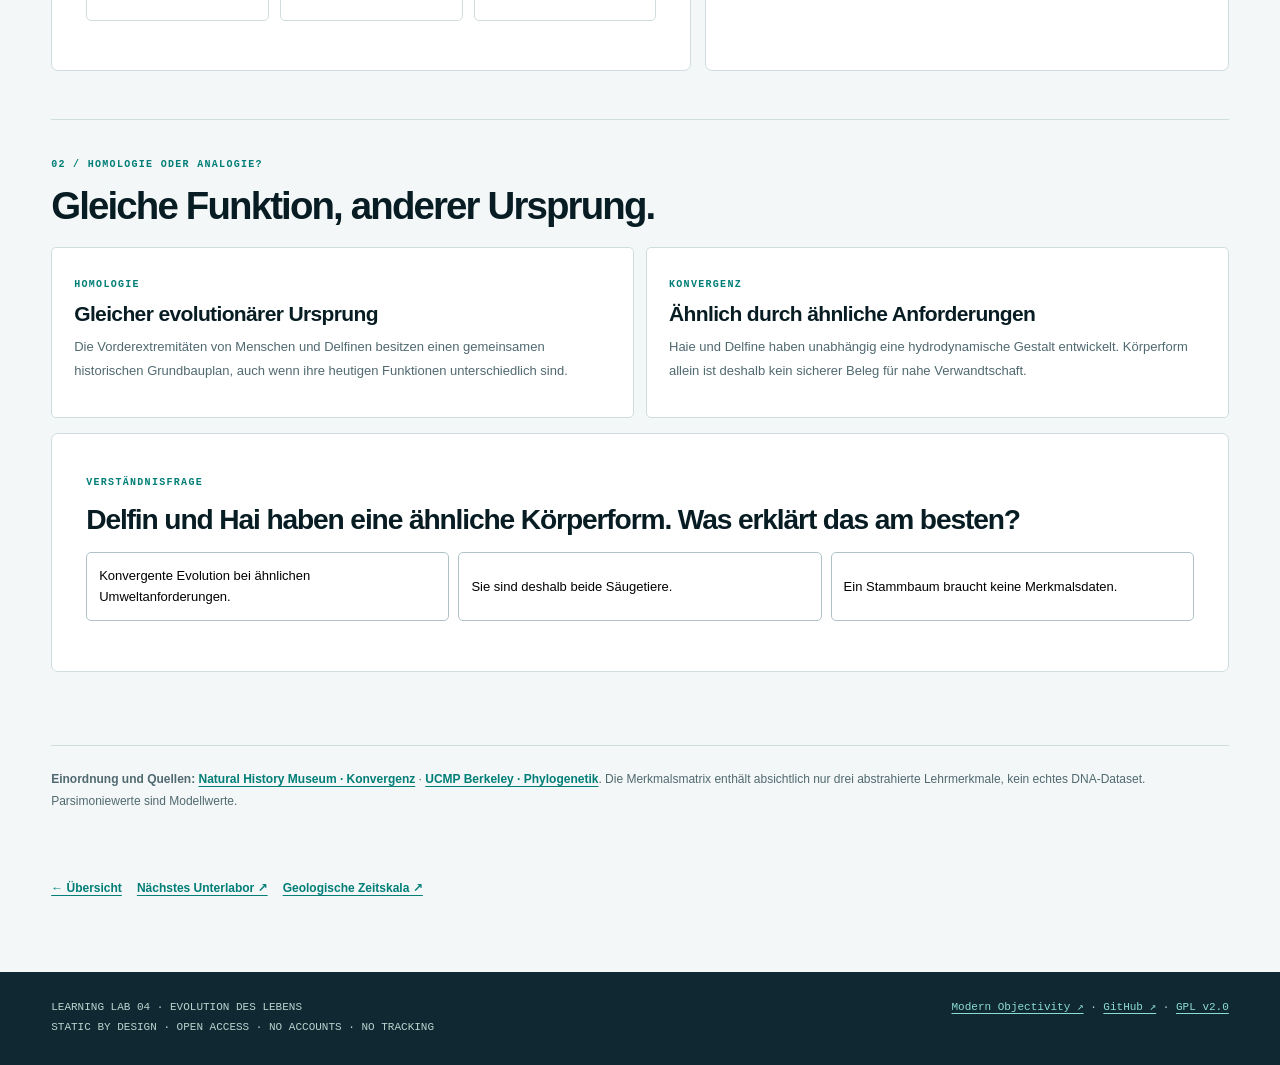
<file: 03_stammbaeume.html>
<!doctype html><html lang="de"><head><meta charset="utf-8"><meta name="viewport" content="width=device-width,initial-scale=1"><meta name="theme-color" content="#f3f7f7"><meta name="description" content="Ähnliche Formen müssen nicht nahe Verwandtschaft bedeuten. Vergleiche drei mögliche Stammbäume mit einer stark vereinfachten Merkmalsmatrix und erlebe, warum Homologie und Konvergenz unterschiedlich bewertet werden."><title>Stammbäume und Homologie – Evolution des Lebens · LAB 04</title>
<link rel="stylesheet" href="modern-objectivity.css"><link rel="stylesheet" href="evolution.css"><script defer src="evolution-labs.js"></script></head>
<body data-module="03"><a class="ev-skip" href="#main">Zum Inhalt springen</a>
<header class="ev-header"><div class="ev-wrap ev-header-inner"><a class="ev-brand" href="index.html"><span aria-hidden="true">◈</span><span><strong>EVOLUTION DES LEBENS</strong><small>LEARNING LAB / 04</small></span></a><nav class="ev-nav" aria-label="Labornavigation"><a href="index.html">Übersicht</a><a href="01_populationen.html">01 Populationen</a><a href="02_artbildung.html">02 Artbildung</a><a href="03_stammbaeume.html" aria-current="page">03 Stammbäume</a><a href="04_baum_des_lebens.html">04 Baum des Lebens</a><a href="05_uebergaenge.html">05 Übergänge</a><a href="06_evidenz.html">06 Evidenz</a><a class="ev-home" href="https://philippklinz.github.io/learning-labs/">Alle Labore ↗</a></nav></div></header>
<main id="main" class="ev-wrap"><div class="ev-crumb"><a href="index.html">LAB 04</a> / UNTERLABOR 03 / STAMMBÄUME</div><section class="ev-intro"><span class="ev-eye">UNTERLABOR 03 / STAMMBÄUME</span><h1>Wer ist mit wem<br><em>verwandt?</em></h1><p>Ähnliche Formen müssen nicht nahe Verwandtschaft bedeuten. Vergleiche drei mögliche Stammbäume mit einer stark vereinfachten Merkmalsmatrix und erlebe, warum Homologie und Konvergenz unterschiedlich bewertet werden.</p><div class="ev-tags"><span>4 TAXA</span><span>3 UNGERICHTETE BÄUME</span><span>PARSIMONIE</span><span>KONVERGENZ</span></div></section>

<section class="ev-lab-section"><div class="ev-lab-head"><div><span class="ev-eye">01 / EIN SPIELZEUG-DATENSATZ</span><h2>Welcher Baum erklärt die Merkmale besser?</h2></div><p>Wir vergleichen Kuh, Delfin, Hai und Lachs. Die Merkmale sind für eine didaktische Rechnung vereinfacht und keinesfalls ausreichend für eine echte phylogenetische Studie.</p></div>
<div class="ev-pane ev-pad"><table class="ev-table" aria-label="Vereinfachte binäre Merkmalsmatrix"><thead><tr><th>Merkmal</th><th>Kuh</th><th>Delfin</th><th>Hai</th><th>Lachs</th></tr></thead><tbody>
<tr><td>Milchdrüsen</td><td>1</td><td>1</td><td>0</td><td>0</td></tr>
<tr><td>Lungenatmung</td><td>1</td><td>1</td><td>0</td><td>0</td></tr>
<tr><td>Stromlinienförmige Körpergestalt (vereinfachtes Vergleichsmerkmal)</td><td>0</td><td>1</td><td>1</td><td>0</td></tr>
</tbody></table>
<p style="margin-bottom:0">0 = Merkmal im Übungsdatensatz abwesend, 1 = vorhanden. Die erste beiden Merkmale stützen Säugetiere als gemeinsame Gruppe; die Stromlinienform kann bei wasserlebenden Arten unabhängig entstehen.</p></div>
<div class="ev-choices" id="phy-topologies" role="group" aria-label="Quartett-Stammbaum wählen">
<button type="button" data-topology="0" aria-pressed="true">A · (Kuh, Delfin) / (Hai, Lachs)</button>
<button type="button" data-topology="1" aria-pressed="false">B · (Kuh, Hai) / (Delfin, Lachs)</button>
<button type="button" data-topology="2" aria-pressed="false">C · (Kuh, Lachs) / (Delfin, Hai)</button></div>
<div class="ev-grid"><div class="ev-pane"><div class="ev-dark"><div class="ev-dark-head"><span>FIG. 03 / UNGERICHTETER QUARTETT-BAUM</span><span>SCHEMATISCH</span></div><svg id="phy-tree" class="ev-chart" viewBox="0 0 620 300" role="img" aria-label="Gewählte alternative Anordnung von vier Taxa auf einem ungerichteten Stammbaum"></svg><div class="ev-dark-foot">ASTE SIND KEINE ZEIT- ODER DISTANZSKALA</div></div>
<div class="ev-pad"><div class="ev-metrics"><div class="ev-metric"><small>PARSIMONIE-SCHRITTE</small><strong id="phy-score">4</strong></div><div class="ev-metric"><small>MINIMUM IM ÜBUNGSSET</small><strong id="phy-best">4</strong></div><div class="ev-metric"><small>MERKMALE</small><strong>3</strong></div></div></div></div>
<div class="ev-pane"><div class="ev-pad"><span class="ev-eye">AUSWERTUNG</span><h3 id="phy-title">Ein gemeinsamer Ast für Säugetiere</h3><p id="phy-comment"></p><div class="ev-info"><strong>Wie entsteht die Zahl?</strong><p>Wir zählen für jedes binäre Merkmal die minimale Anzahl angenommener Zustandswechsel (Fitch-Parsimony) auf dem ausgewählten Baum. Weniger Schritte sind im Toy-Datensatz parsimonischer. Echte Analysen nutzen umfangreiche Daten und Modelle, oft mit statistischen Unsicherheiten.</p></div></div></div></div></section>
<section class="ev-lab-section"><div class="ev-lab-head"><div><span class="ev-eye">02 / HOMOLOGIE ODER ANALOGIE?</span><h2>Gleiche Funktion, anderer Ursprung.</h2></div></div>
<div class="ev-case"><article class="ev-case-card"><span class="ev-eye">HOMOLOGIE</span><h3>Gleicher evolutionärer Ursprung</h3><p>Die Vorderextremitäten von Menschen und Delfinen besitzen einen gemeinsamen historischen Grundbauplan, auch wenn ihre heutigen Funktionen unterschiedlich sind.</p></article><article class="ev-case-card"><span class="ev-eye">KONVERGENZ</span><h3>Ähnlich durch ähnliche Anforderungen</h3><p>Haie und Delfine haben unabhängig eine hydrodynamische Gestalt entwickelt. Körperform allein ist deshalb kein sicherer Beleg für nahe Verwandtschaft.</p></article></div>
<div class="ev-pane ev-pad" style="margin-top:15px"><span class="ev-eye">VERSTÄNDNISFRAGE</span><h3>Delfin und Hai haben eine ähnliche Körperform. Was erklärt das am besten?</h3><div id="phy-question" class="ev-answer" data-answer="0"><button type="button">Konvergente Evolution bei ähnlichen Umweltanforderungen.</button><button type="button">Sie sind deshalb beide Säugetiere.</button><button type="button">Ein Stammbaum braucht keine Merkmalsdaten.</button></div><div class="ev-feedback" id="phy-quiz-feedback" role="status" aria-live="polite"></div></div>
</section><section class="ev-scientific" aria-label="Wissenschaftliche Quellen"><strong>Einordnung und Quellen:</strong> <a href="https://www.nhm.ac.uk/discover/convergent-evolution.html" target="_blank" rel="noopener noreferrer">Natural History Museum · Konvergenz</a> · <a href="https://ucmp.berkeley.edu/clad/clad2.html" target="_blank" rel="noopener noreferrer">UCMP Berkeley · Phylogenetik</a>. Die Merkmalsmatrix enthält absichtlich nur drei abstrahierte Lehrmerkmale, kein echtes DNA-Dataset. Parsimoniewerte sind Modellwerte.</section><nav class="ev-bottom-nav" aria-label="Weiterlernen"><a href="index.html">← Übersicht</a><a href="04_baum_des_lebens.html">Nächstes Unterlabor ↗</a><a href="https://philippklinz.github.io/lab-early-earth/02_zeitmassstab.html">Geologische Zeitskala ↗</a></nav></main>
<footer class="ev-footer"><div class="ev-wrap ev-footer-inner"><span>LEARNING LAB 04 · EVOLUTION DES LEBENS<br>STATIC BY DESIGN · OPEN ACCESS · NO ACCOUNTS · NO TRACKING</span><span><a href="https://philippklinz.github.io/modern-objectivity-style/">Modern Objectivity ↗</a> · <a href="https://github.com/philippklinz/lab-evolution">GitHub ↗</a> · <a href="LICENSE">GPL v2.0</a></span></div></footer></body></html>
</file>
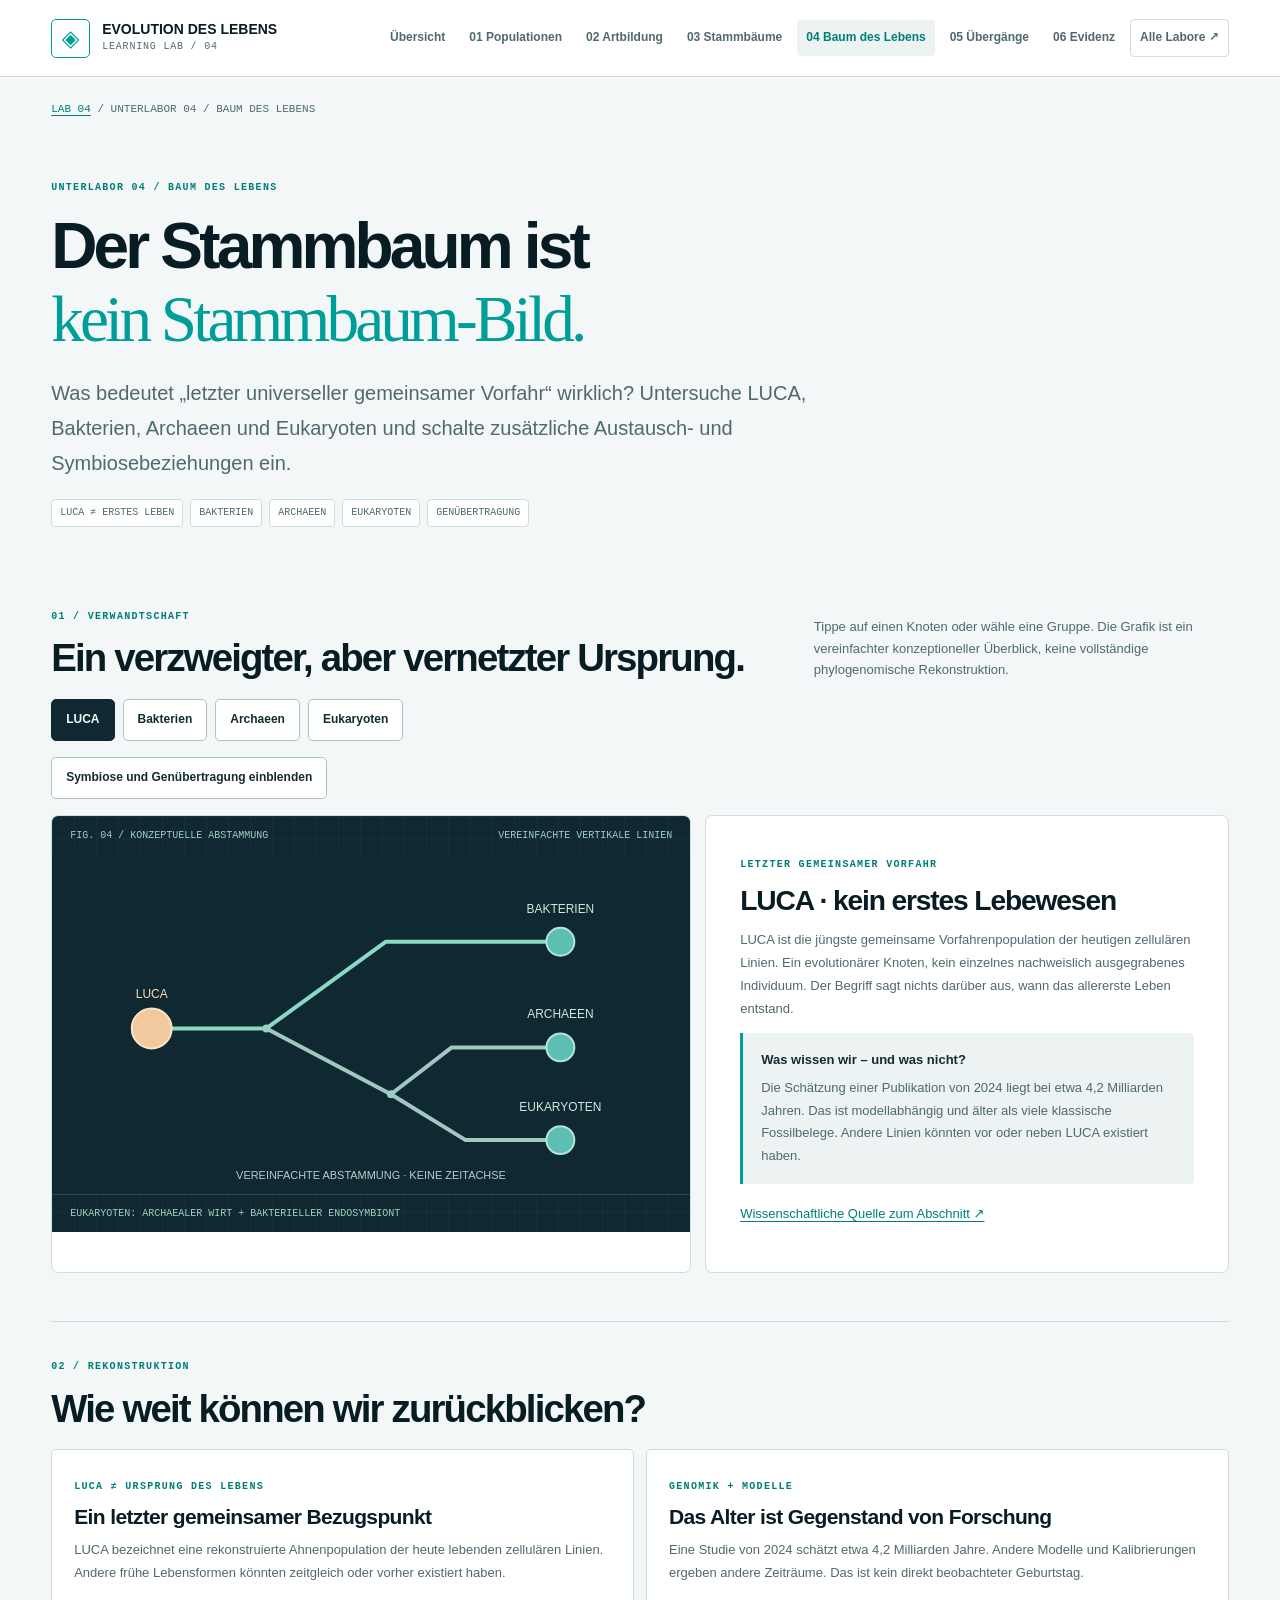
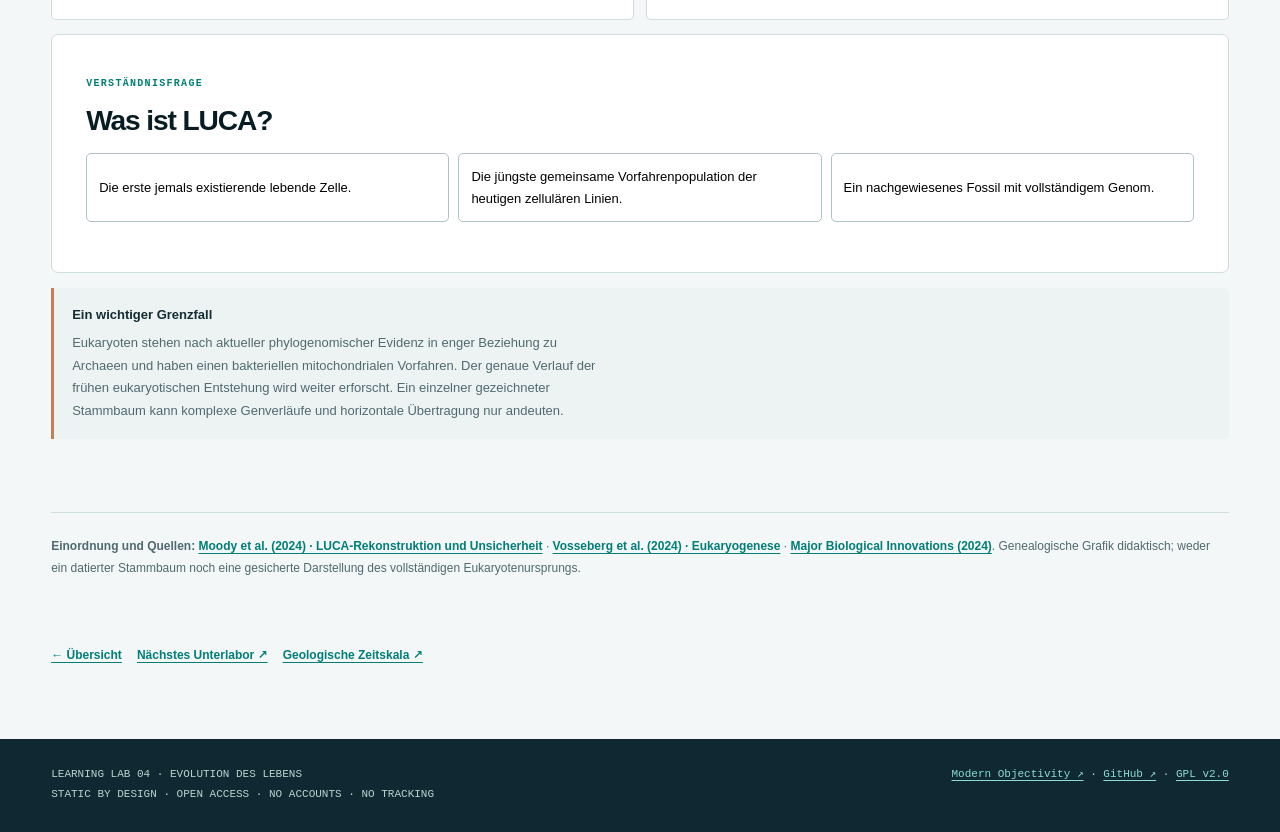
<file: 04_baum_des_lebens.html>
<!doctype html><html lang="de"><head><meta charset="utf-8"><meta name="viewport" content="width=device-width,initial-scale=1"><meta name="theme-color" content="#f3f7f7"><meta name="description" content="Was bedeutet „letzter universeller gemeinsamer Vorfahr“ wirklich? Untersuche LUCA, Bakterien, Archaeen und Eukaryoten und schalte zusätzliche Austausch- und Symbiosebeziehungen ein."><title>LUCA und der Baum des Lebens – Evolution des Lebens · LAB 04</title>
<link rel="stylesheet" href="modern-objectivity.css"><link rel="stylesheet" href="evolution.css"><script defer src="evolution-later.js"></script></head>
<body data-module="04"><a class="ev-skip" href="#main">Zum Inhalt springen</a>
<header class="ev-header"><div class="ev-wrap ev-header-inner"><a class="ev-brand" href="index.html"><span aria-hidden="true">◈</span><span><strong>EVOLUTION DES LEBENS</strong><small>LEARNING LAB / 04</small></span></a><nav class="ev-nav" aria-label="Labornavigation"><a href="index.html">Übersicht</a><a href="01_populationen.html">01 Populationen</a><a href="02_artbildung.html">02 Artbildung</a><a href="03_stammbaeume.html">03 Stammbäume</a><a href="04_baum_des_lebens.html" aria-current="page">04 Baum des Lebens</a><a href="05_uebergaenge.html">05 Übergänge</a><a href="06_evidenz.html">06 Evidenz</a><a class="ev-home" href="https://philippklinz.github.io/learning-labs/">Alle Labore ↗</a></nav></div></header>
<main id="main" class="ev-wrap"><div class="ev-crumb"><a href="index.html">LAB 04</a> / UNTERLABOR 04 / BAUM DES LEBENS</div><section class="ev-intro"><span class="ev-eye">UNTERLABOR 04 / BAUM DES LEBENS</span><h1>Der Stammbaum ist<br><em>kein Stammbaum-Bild.</em></h1><p>Was bedeutet „letzter universeller gemeinsamer Vorfahr“ wirklich? Untersuche LUCA, Bakterien, Archaeen und Eukaryoten und schalte zusätzliche Austausch- und Symbiosebeziehungen ein.</p><div class="ev-tags"><span>LUCA ≠ ERSTES LEBEN</span><span>BAKTERIEN</span><span>ARCHAEEN</span><span>EUKARYOTEN</span><span>GENÜBERTRAGUNG</span></div></section>

<section class="ev-lab-section"><div class="ev-lab-head"><div><span class="ev-eye">01 / VERWANDTSCHAFT</span><h2>Ein verzweigter, aber vernetzter Ursprung.</h2></div><p>Tippe auf einen Knoten oder wähle eine Gruppe. Die Grafik ist ein vereinfachter konzeptioneller Überblick, keine vollständige phylogenomische Rekonstruktion.</p></div>
<div class="ev-buttons" id="life-nodes" role="group" aria-label="Lebensgruppen ansehen">
<button type="button" class="ev-button" data-node="luca" aria-pressed="true">LUCA</button>
<button type="button" class="ev-button" data-node="bacteria" aria-pressed="false">Bakterien</button>
<button type="button" class="ev-button" data-node="archaea" aria-pressed="false">Archaeen</button>
<button type="button" class="ev-button" data-node="euk" aria-pressed="false">Eukaryoten</button></div>
<div class="ev-buttons"><button type="button" id="life-connections" class="ev-button" aria-pressed="false">Symbiose und Genübertragung einblenden</button></div>
<div class="ev-grid"><div class="ev-pane"><div class="ev-dark"><div class="ev-dark-head"><span>FIG. 04 / KONZEPTUELLE ABSTAMMUNG</span><span id="life-mode-label">NUR VERTIKALE LINIEN</span></div>
<svg id="life-tree" class="ev-chart" viewBox="0 0 640 340" role="img" aria-label="Vereinfachte Beziehungen von LUCA zu Bakterien, Archaeen und Eukaryoten. Verbindungswege können eingeschaltet werden."></svg><div class="ev-dark-foot">EUKARYOTEN: ARCHAEALER WIRT + BAKTERIELLER ENDOSYMBIONT</div></div></div>
<div class="ev-pane"><div class="ev-pad"><span class="ev-eye" id="life-tag">GEMEINSAME ABSTAMMUNG</span><h3 id="life-title">LUCA</h3><p id="life-description"></p><div class="ev-info"><strong>Was wissen wir – und was nicht?</strong><p id="life-limit"></p></div><p style="margin-top:18px" id="life-source"></p></div></div></div></section>
<section class="ev-lab-section"><div class="ev-lab-head"><div><span class="ev-eye">02 / REKONSTRUKTION</span><h2>Wie weit können wir zurückblicken?</h2></div></div>
<div class="ev-case"><article class="ev-case-card"><span class="ev-eye">LUCA ≠ URSPRUNG DES LEBENS</span><h3>Ein letzter gemeinsamer Bezugspunkt</h3><p>LUCA bezeichnet eine rekonstruierte Ahnenpopulation der heute lebenden zellulären Linien. Andere frühe Lebensformen könnten zeitgleich oder vorher existiert haben.</p></article>
<article class="ev-case-card"><span class="ev-eye">GENOMIK + MODELLE</span><h3>Das Alter ist Gegenstand von Forschung</h3><p>Eine Studie von 2024 schätzt etwa 4,2 Milliarden Jahre. Andere Modelle und Kalibrierungen ergeben andere Zeiträume. Das ist kein direkt beobachteter Geburtstag.</p></article></div>
<div class="ev-pane ev-pad" style="margin-top:14px"><span class="ev-eye">VERSTÄNDNISFRAGE</span><h3>Was ist LUCA?</h3><div class="ev-answer" id="life-question" data-answer="1"><button type="button">Die erste jemals existierende lebende Zelle.</button><button type="button">Die jüngste gemeinsame Vorfahrenpopulation der heutigen zellulären Linien.</button><button type="button">Ein nachgewiesenes Fossil mit vollständigem Genom.</button></div><div class="ev-feedback" id="life-quiz-feedback" role="status" aria-live="polite"></div></div>
<div class="ev-info warning" style="margin-top:15px"><strong>Ein wichtiger Grenzfall</strong><p>Eukaryoten stehen nach aktueller phylogenomischer Evidenz in enger Beziehung zu Archaeen und haben einen bakteriellen mitochondrialen Vorfahren. Der genaue Verlauf der frühen eukaryotischen Entstehung wird weiter erforscht. Ein einzelner gezeichneter Stammbaum kann komplexe Genverläufe und horizontale Übertragung nur andeuten.</p></div>
</section><section class="ev-scientific" aria-label="Wissenschaftliche Quellen"><strong>Einordnung und Quellen:</strong> <a href="https://www.nature.com/articles/s41559-024-02461-1" target="_blank" rel="noopener noreferrer">Moody et al. (2024) · LUCA-Rekonstruktion und Unsicherheit</a> · <a href="https://www.nature.com/articles/s41586-024-07677-6" target="_blank" rel="noopener noreferrer">Vosseberg et al. (2024) · Eukaryogenese</a> · <a href="https://pmc.ncbi.nlm.nih.gov/articles/PMC11071111/" target="_blank" rel="noopener noreferrer">Major Biological Innovations (2024)</a>. Genealogische Grafik didaktisch; weder ein datierter Stammbaum noch eine gesicherte Darstellung des vollständigen Eukaryotenursprungs.</section><nav class="ev-bottom-nav" aria-label="Weiterlernen"><a href="index.html">← Übersicht</a><a href="05_uebergaenge.html">Nächstes Unterlabor ↗</a><a href="https://philippklinz.github.io/lab-early-earth/02_zeitmassstab.html">Geologische Zeitskala ↗</a></nav></main>
<footer class="ev-footer"><div class="ev-wrap ev-footer-inner"><span>LEARNING LAB 04 · EVOLUTION DES LEBENS<br>STATIC BY DESIGN · OPEN ACCESS · NO ACCOUNTS · NO TRACKING</span><span><a href="https://philippklinz.github.io/modern-objectivity-style/">Modern Objectivity ↗</a> · <a href="https://github.com/philippklinz/lab-evolution">GitHub ↗</a> · <a href="LICENSE">GPL v2.0</a></span></div></footer></body></html>
</file>
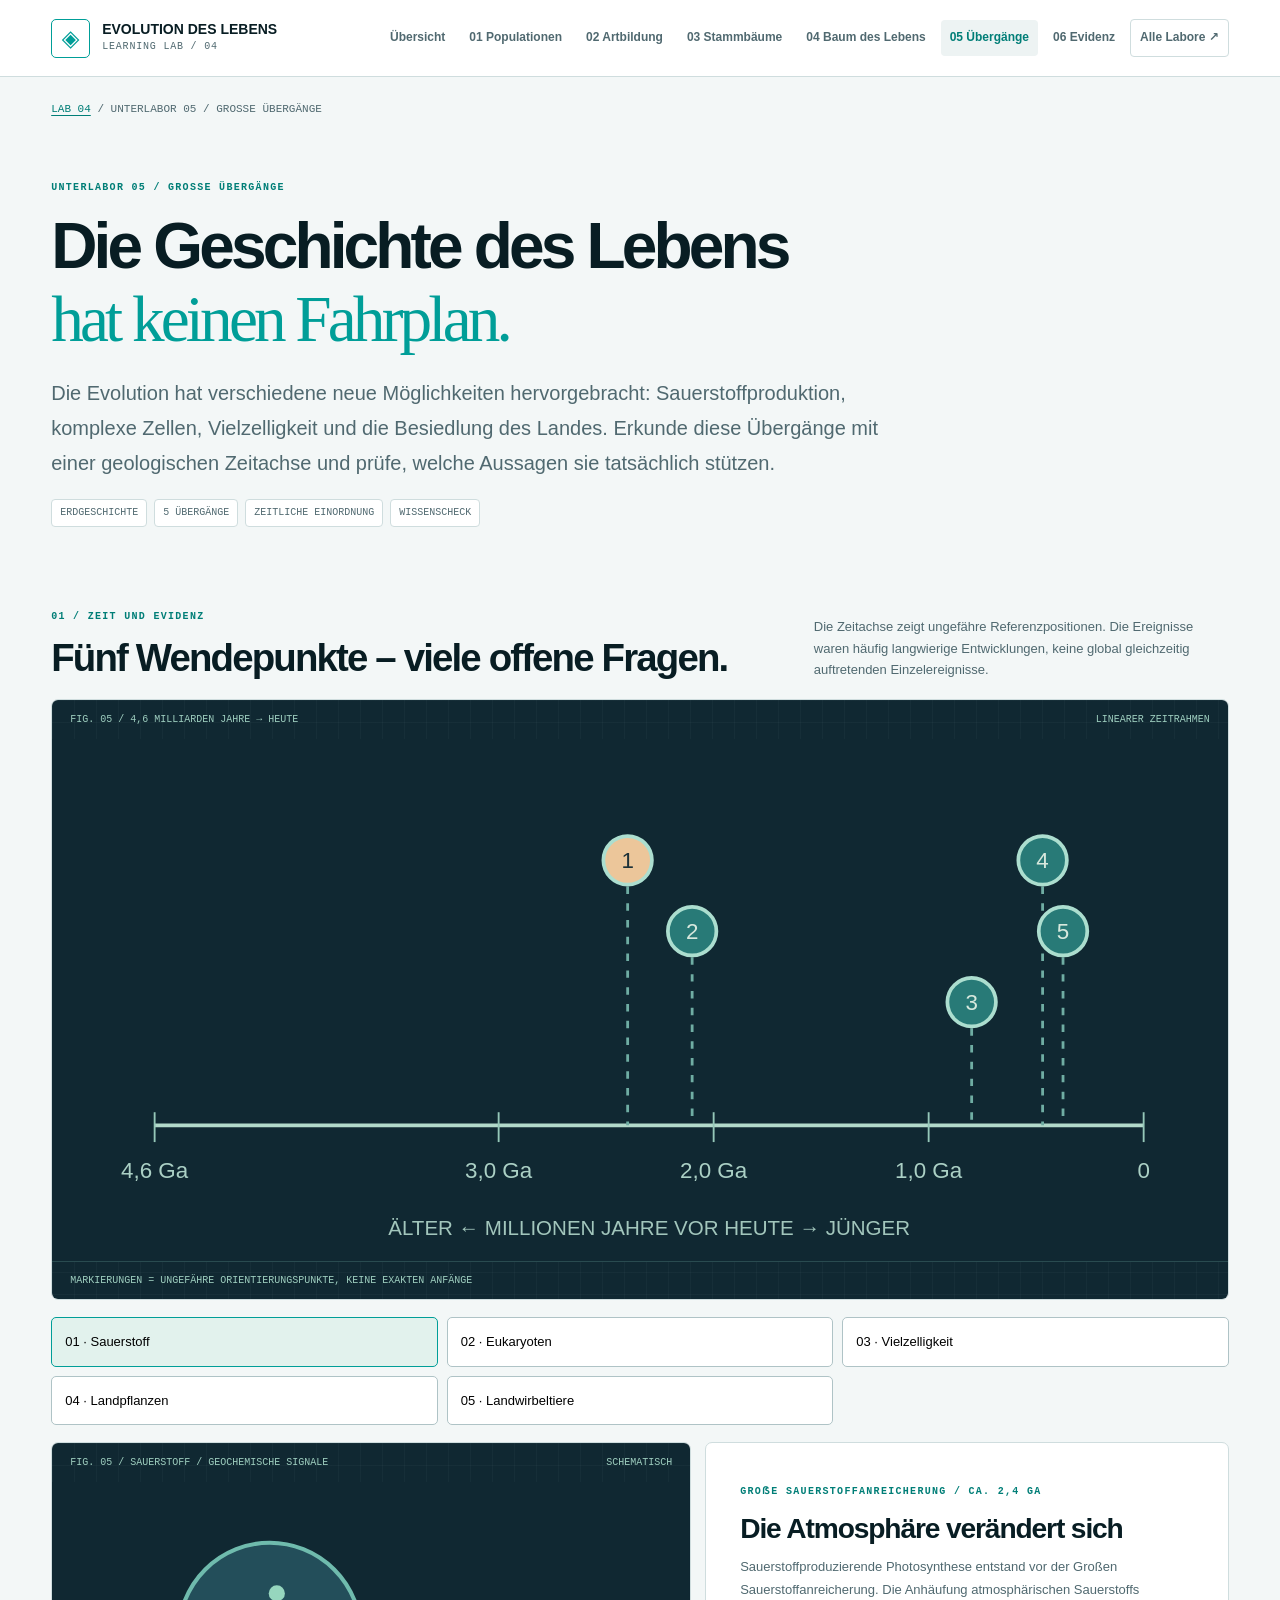
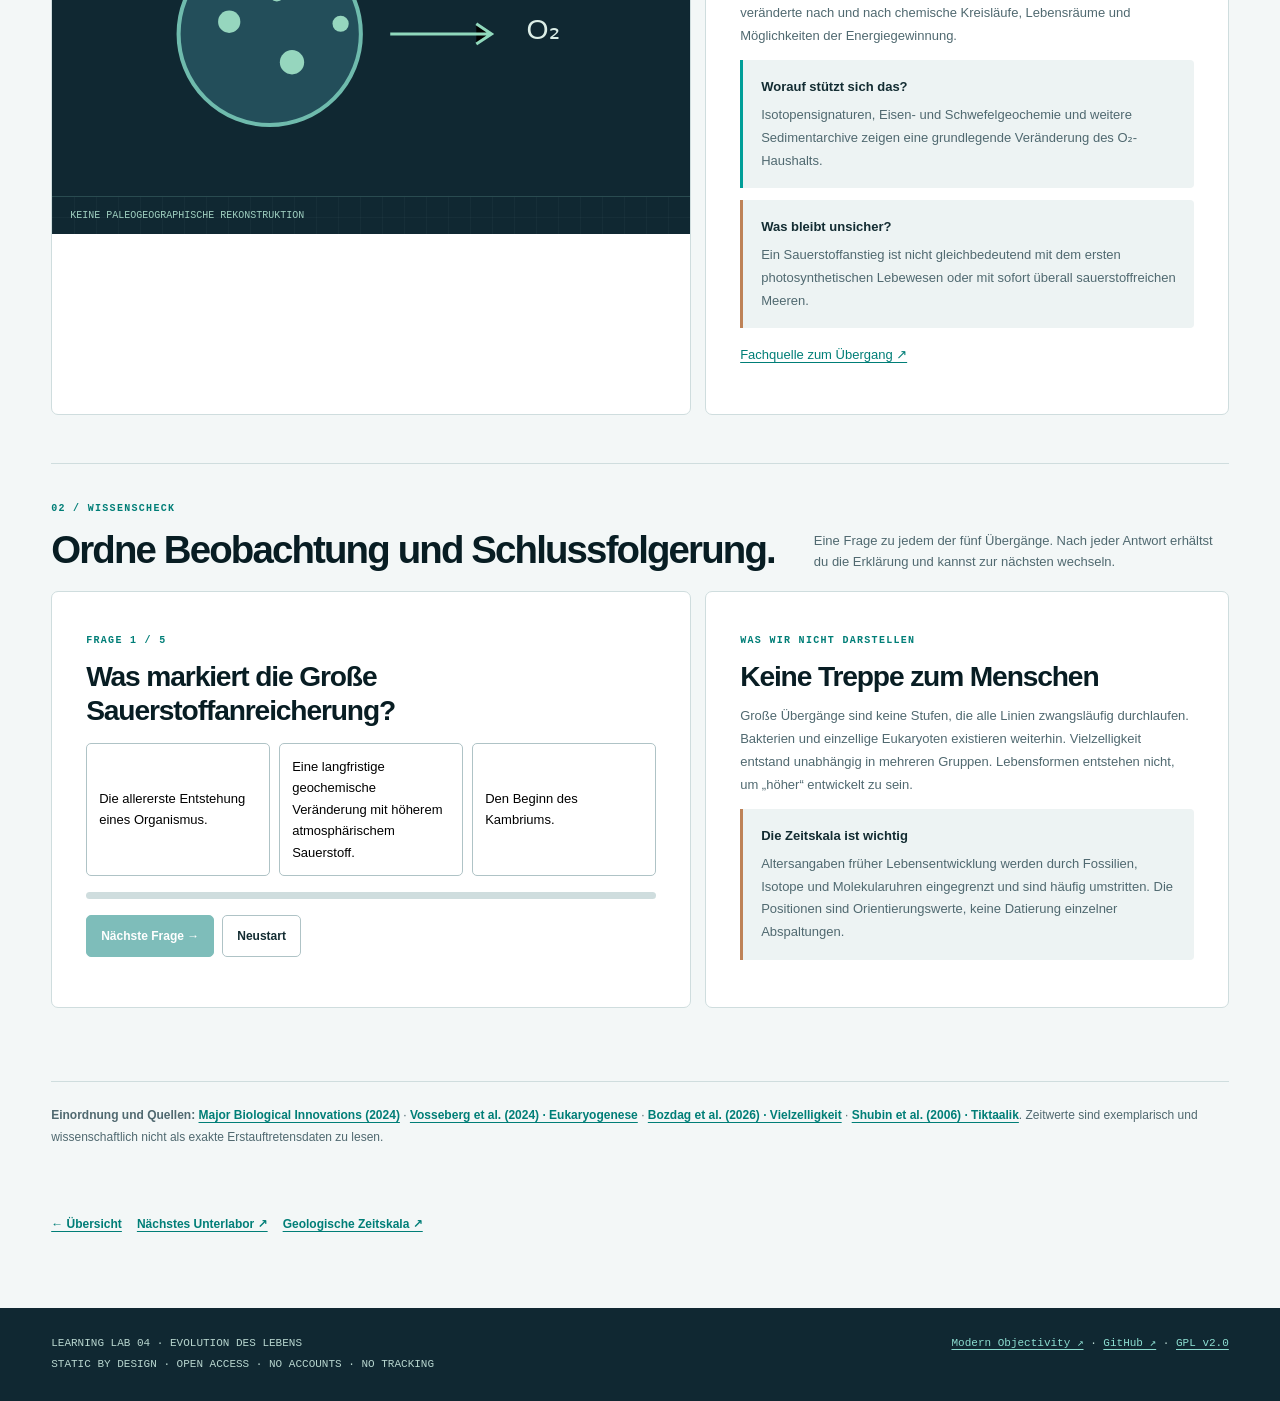
<file: 05_uebergaenge.html>
<!doctype html><html lang="de"><head><meta charset="utf-8"><meta name="viewport" content="width=device-width,initial-scale=1"><meta name="theme-color" content="#f3f7f7"><meta name="description" content="Die Evolution hat verschiedene neue Möglichkeiten hervorgebracht: Sauerstoffproduktion, komplexe Zellen, Vielzelligkeit und die Besiedlung des Landes. Erkunde diese Übergänge mit einer geologischen Zeitachse und prüfe, welche Aussagen sie tatsächlich stützen."><title>Große biologische Übergänge – Evolution des Lebens · LAB 04</title>
<link rel="stylesheet" href="modern-objectivity.css"><link rel="stylesheet" href="evolution.css"><script defer src="evolution-later.js"></script></head>
<body data-module="05"><a class="ev-skip" href="#main">Zum Inhalt springen</a>
<header class="ev-header"><div class="ev-wrap ev-header-inner"><a class="ev-brand" href="index.html"><span aria-hidden="true">◈</span><span><strong>EVOLUTION DES LEBENS</strong><small>LEARNING LAB / 04</small></span></a><nav class="ev-nav" aria-label="Labornavigation"><a href="index.html">Übersicht</a><a href="01_populationen.html">01 Populationen</a><a href="02_artbildung.html">02 Artbildung</a><a href="03_stammbaeume.html">03 Stammbäume</a><a href="04_baum_des_lebens.html">04 Baum des Lebens</a><a href="05_uebergaenge.html" aria-current="page">05 Übergänge</a><a href="06_evidenz.html">06 Evidenz</a><a class="ev-home" href="https://philippklinz.github.io/learning-labs/">Alle Labore ↗</a></nav></div></header>
<main id="main" class="ev-wrap"><div class="ev-crumb"><a href="index.html">LAB 04</a> / UNTERLABOR 05 / GROSSE ÜBERGÄNGE</div><section class="ev-intro"><span class="ev-eye">UNTERLABOR 05 / GROSSE ÜBERGÄNGE</span><h1>Die Geschichte des Lebens<br><em>hat keinen Fahrplan.</em></h1><p>Die Evolution hat verschiedene neue Möglichkeiten hervorgebracht: Sauerstoffproduktion, komplexe Zellen, Vielzelligkeit und die Besiedlung des Landes. Erkunde diese Übergänge mit einer geologischen Zeitachse und prüfe, welche Aussagen sie tatsächlich stützen.</p><div class="ev-tags"><span>ERDGESCHICHTE</span><span>5 ÜBERGÄNGE</span><span>ZEITLICHE EINORDNUNG</span><span>WISSENSCHECK</span></div></section>

<section class="ev-lab-section"><div class="ev-lab-head"><div><span class="ev-eye">01 / ZEIT UND EVIDENZ</span><h2>Fünf Wendepunkte – viele offene Fragen.</h2></div><p>Die Zeitachse zeigt ungefähre Referenzpositionen. Die Ereignisse waren häufig langwierige Entwicklungen, keine global gleichzeitig auftretenden Einzelereignisse.</p></div>
<div class="ev-pane"><div class="ev-dark"><div class="ev-dark-head"><span>FIG. 05 / 4,6 MILLIARDEN JAHRE → HEUTE</span><span>LINEARER ZEITRAHMEN</span></div>
<svg id="transition-timeline" class="ev-chart" viewBox="0 0 630 280" role="img" aria-label="Linearer Zeitrahmen der letzten 4,6 Milliarden Jahre mit grob datierten biologischen Übergängen"></svg><div class="ev-dark-foot">MARKIERUNGEN = UNGEFÄHRE ORIENTIERUNGSPUNKTE, KEINE EXAKTEN ANFÄNGE</div></div></div>
<div class="ev-choices" id="transition-tabs" role="group" aria-label="Biologischen Übergang auswählen">
<button type="button" data-transition="oxygen" aria-pressed="true">01 · Sauerstoff</button>
<button type="button" data-transition="euk" aria-pressed="false">02 · Eukaryoten</button>
<button type="button" data-transition="multi" aria-pressed="false">03 · Vielzelligkeit</button>
<button type="button" data-transition="plants" aria-pressed="false">04 · Landpflanzen</button>
<button type="button" data-transition="tetrapod" aria-pressed="false">05 · Landwirbeltiere</button></div>
<div class="ev-grid"><div class="ev-pane"><div class="ev-dark"><div class="ev-dark-head"><span id="transition-art-label">FIG. 05A / SAUERSTOFF</span><span>SCHEMATISCH</span></div><svg id="transition-art" viewBox="0 0 630 310" role="img" aria-label="Symbolische Darstellung des ausgewählten Übergangs"></svg><div class="ev-dark-foot">KEINE PALEOGEOGRAPHISCHE REKONSTRUKTION</div></div></div>
<div class="ev-pane"><div class="ev-pad"><span class="ev-eye" id="transition-time">UM 2,4 MILLIARDEN JAHRE</span><h3 id="transition-name">Sauerstoffanreicherung</h3><p id="transition-story"></p><div class="ev-info"><strong>Worauf stützt sich das?</strong><p id="transition-evidence"></p></div><div class="ev-info warning" style="margin-top:12px"><strong>Was bleibt unsicher?</strong><p id="transition-limit"></p></div><p style="margin-top:15px"><a id="transition-source" target="_blank" rel="noopener noreferrer" href="https://pmc.ncbi.nlm.nih.gov/articles/PMC11071111/">Fachquelle zum Übergang ↗</a></p></div></div></div></section>
<section class="ev-lab-section"><div class="ev-lab-head"><div><span class="ev-eye">02 / WISSENSCHECK</span><h2>Ordne Beobachtung und Schlussfolgerung.</h2></div><p>Eine Frage zu jedem der fünf Übergänge. Nach jeder Antwort erhältst du die Erklärung und kannst zur nächsten wechseln.</p></div>
<div class="ev-grid"><div class="ev-pane"><div class="ev-pad"><span class="ev-eye" id="transition-quiz-counter">FRAGE 1 / 5</span><h3 id="transition-quiz-heading"></h3>
<div class="ev-answer" id="transition-answer" aria-label="Antwort auswählen"></div><div class="ev-feedback" id="transition-feedback" role="status" aria-live="polite"></div>
<div class="ev-progress" role="progressbar" aria-label="Fragen abgeschlossen" aria-valuemin="0" aria-valuemax="5" aria-valuenow="0" id="transition-progress"><div id="transition-progress-bar" style="width:0%"></div></div>
<div class="ev-buttons"><button id="transition-next" type="button" class="ev-button primary" disabled>Nächste Frage →</button><button id="transition-restart" type="button" class="ev-button">Neustart</button></div></div></div>
<div class="ev-pane"><div class="ev-pad"><span class="ev-eye">WAS WIR NICHT DARSTELLEN</span><h3>Keine Treppe zum Menschen</h3><p>Große Übergänge sind keine Stufen, die alle Linien zwangsläufig durchlaufen. Bakterien und einzellige Eukaryoten existieren weiterhin. Vielzelligkeit entstand unabhängig in mehreren Gruppen. Lebensformen entstehen nicht, um „höher“ entwickelt zu sein.</p><div class="ev-info warning"><strong>Die Zeitskala ist wichtig</strong><p>Altersangaben früher Lebensentwicklung werden durch Fossilien, Isotope und Molekularuhren eingegrenzt und sind häufig umstritten. Die Positionen sind Orientierungswerte, keine Datierung einzelner Abspaltungen.</p></div></div></div></div></section><section class="ev-scientific" aria-label="Wissenschaftliche Quellen"><strong>Einordnung und Quellen:</strong> <a href="https://pmc.ncbi.nlm.nih.gov/articles/PMC11071111/" target="_blank" rel="noopener noreferrer">Major Biological Innovations (2024)</a> · <a href="https://www.nature.com/articles/s41586-024-07677-6" target="_blank" rel="noopener noreferrer">Vosseberg et al. (2024) · Eukaryogenese</a> · <a href="https://www.nature.com/articles/s41586-026-11038-w" target="_blank" rel="noopener noreferrer">Bozdag et al. (2026) · Vielzelligkeit</a> · <a href="https://www.nature.com/articles/nature04637" target="_blank" rel="noopener noreferrer">Shubin et al. (2006) · Tiktaalik</a>. Zeitwerte sind exemplarisch und wissenschaftlich nicht als exakte Erstauftretensdaten zu lesen.</section><nav class="ev-bottom-nav" aria-label="Weiterlernen"><a href="index.html">← Übersicht</a><a href="06_evidenz.html">Nächstes Unterlabor ↗</a><a href="https://philippklinz.github.io/lab-early-earth/02_zeitmassstab.html">Geologische Zeitskala ↗</a></nav></main>
<footer class="ev-footer"><div class="ev-wrap ev-footer-inner"><span>LEARNING LAB 04 · EVOLUTION DES LEBENS<br>STATIC BY DESIGN · OPEN ACCESS · NO ACCOUNTS · NO TRACKING</span><span><a href="https://philippklinz.github.io/modern-objectivity-style/">Modern Objectivity ↗</a> · <a href="https://github.com/philippklinz/lab-evolution">GitHub ↗</a> · <a href="LICENSE">GPL v2.0</a></span></div></footer></body></html>
</file>
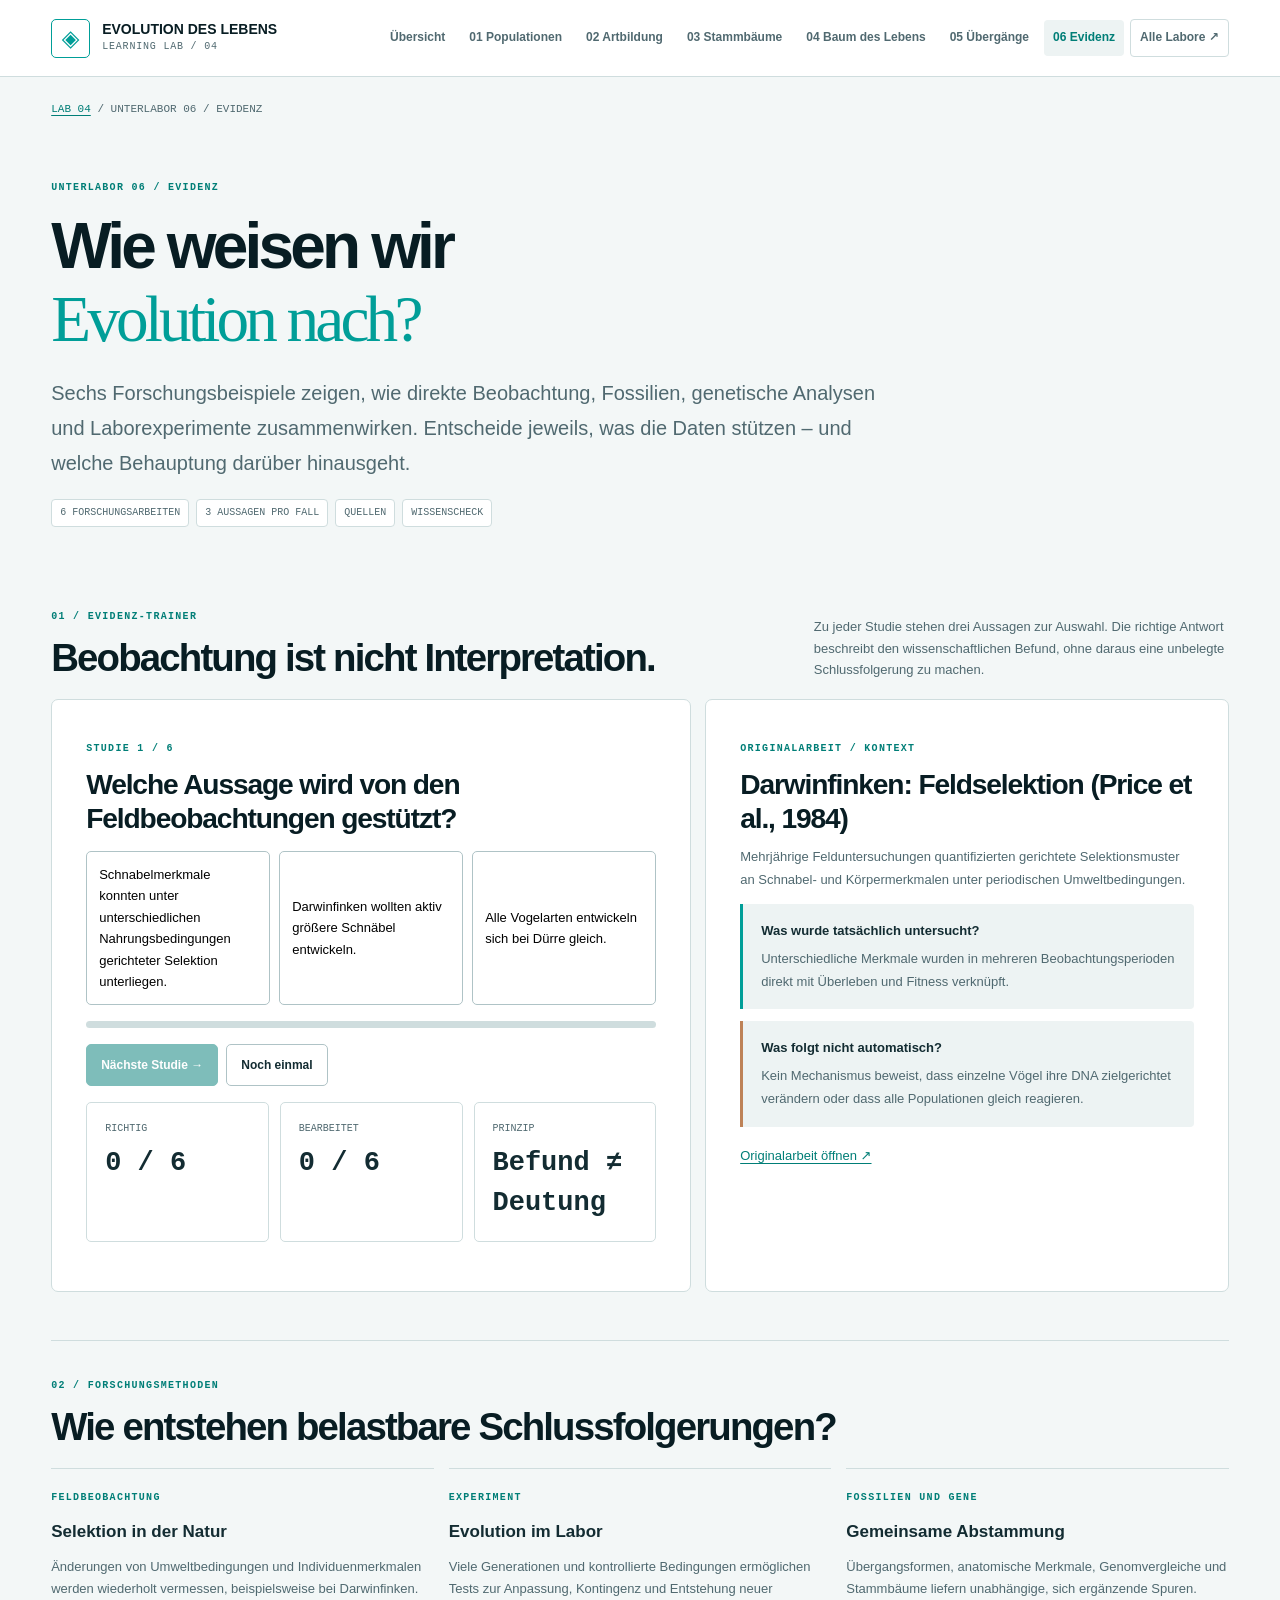
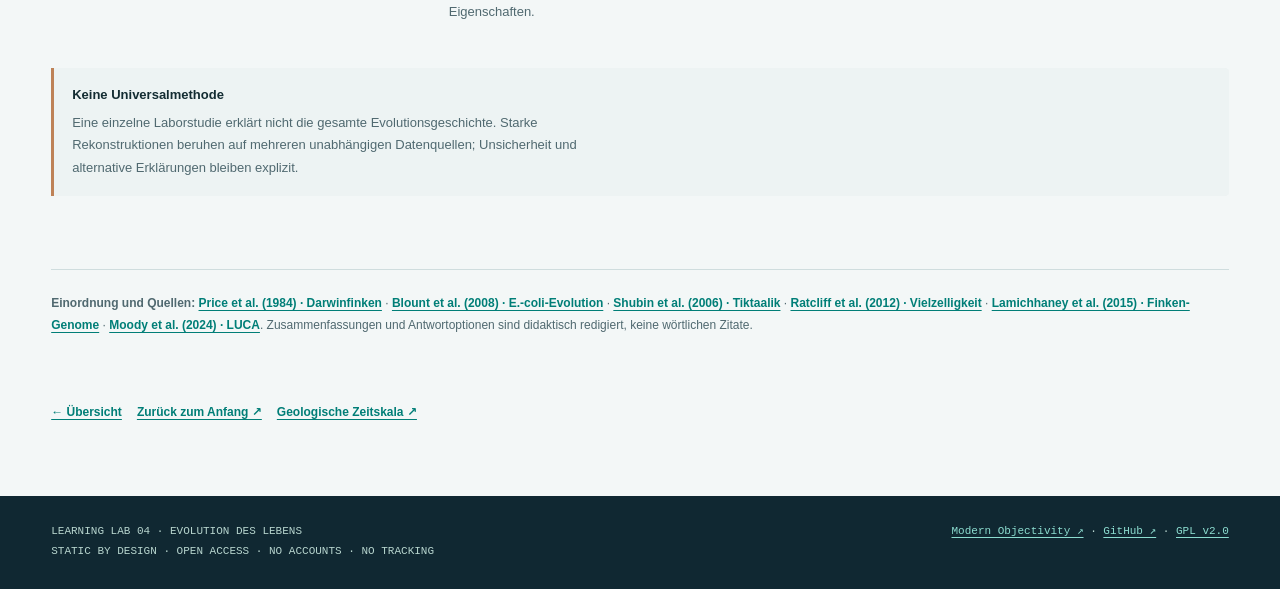
<file: 06_evidenz.html>
<!doctype html><html lang="de"><head><meta charset="utf-8"><meta name="viewport" content="width=device-width,initial-scale=1"><meta name="theme-color" content="#f3f7f7"><meta name="description" content="Sechs Forschungsbeispiele zeigen, wie direkte Beobachtung, Fossilien, genetische Analysen und Laborexperimente zusammenwirken. Entscheide jeweils, was die Daten stützen – und welche Behauptung darüber hinausgeht."><title>Evolutionsbelege und Forschung – Evolution des Lebens · LAB 04</title>
<link rel="stylesheet" href="modern-objectivity.css"><link rel="stylesheet" href="evolution.css"><script defer src="evolution-later.js"></script></head>
<body data-module="06"><a class="ev-skip" href="#main">Zum Inhalt springen</a>
<header class="ev-header"><div class="ev-wrap ev-header-inner"><a class="ev-brand" href="index.html"><span aria-hidden="true">◈</span><span><strong>EVOLUTION DES LEBENS</strong><small>LEARNING LAB / 04</small></span></a><nav class="ev-nav" aria-label="Labornavigation"><a href="index.html">Übersicht</a><a href="01_populationen.html">01 Populationen</a><a href="02_artbildung.html">02 Artbildung</a><a href="03_stammbaeume.html">03 Stammbäume</a><a href="04_baum_des_lebens.html">04 Baum des Lebens</a><a href="05_uebergaenge.html">05 Übergänge</a><a href="06_evidenz.html" aria-current="page">06 Evidenz</a><a class="ev-home" href="https://philippklinz.github.io/learning-labs/">Alle Labore ↗</a></nav></div></header>
<main id="main" class="ev-wrap"><div class="ev-crumb"><a href="index.html">LAB 04</a> / UNTERLABOR 06 / EVIDENZ</div><section class="ev-intro"><span class="ev-eye">UNTERLABOR 06 / EVIDENZ</span><h1>Wie weisen wir<br><em>Evolution nach?</em></h1><p>Sechs Forschungsbeispiele zeigen, wie direkte Beobachtung, Fossilien, genetische Analysen und Laborexperimente zusammenwirken. Entscheide jeweils, was die Daten stützen – und welche Behauptung darüber hinausgeht.</p><div class="ev-tags"><span>6 FORSCHUNGSARBEITEN</span><span>3 AUSSAGEN PRO FALL</span><span>QUELLEN</span><span>WISSENSCHECK</span></div></section>

<section class="ev-lab-section"><div class="ev-lab-head"><div><span class="ev-eye">01 / EVIDENZ-TRAINER</span><h2>Beobachtung ist nicht Interpretation.</h2></div><p>Zu jeder Studie stehen drei Aussagen zur Auswahl. Die richtige Antwort beschreibt den wissenschaftlichen Befund, ohne daraus eine unbelegte Schlussfolgerung zu machen.</p></div>
<div class="ev-grid"><div class="ev-pane"><div class="ev-pad"><span class="ev-eye" id="evidence-number">STUDIE 1 / 6</span><h3 id="evidence-question"></h3>
<div class="ev-answer" id="evidence-answers" role="group" aria-label="Wissenschaftlich gestützte Aussage auswählen"></div>
<div class="ev-feedback" id="evidence-feedback" role="status" aria-live="polite"></div>
<div class="ev-progress" role="progressbar" aria-valuemin="0" aria-valuemax="6" aria-valuenow="0" aria-label="Bearbeitete Studien" id="evidence-progress"><div id="evidence-progress-bar" style="width:0%"></div></div>
<div class="ev-buttons"><button id="evidence-next" type="button" class="ev-button primary" disabled>Nächste Studie →</button><button id="evidence-reset" type="button" class="ev-button">Noch einmal</button></div>
<div class="ev-metrics"><div class="ev-metric"><small>RICHTIG</small><strong id="evidence-score">0 / 6</strong></div><div class="ev-metric"><small>BEARBEITET</small><strong id="evidence-done">0 / 6</strong></div><div class="ev-metric"><small>PRINZIP</small><strong>Befund ≠ Deutung</strong></div></div></div></div>
<div class="ev-pane"><div class="ev-pad"><span class="ev-eye">ORIGINALARBEIT / KONTEXT</span><h3 id="evidence-title"></h3><p id="evidence-abstract"></p><div class="ev-info"><strong>Was wurde tatsächlich untersucht?</strong><p id="evidence-observation"></p></div><div class="ev-info warning" style="margin-top:12px"><strong>Was folgt nicht automatisch?</strong><p id="evidence-limit"></p></div><p style="margin-top:17px"><a id="evidence-link" target="_blank" rel="noopener noreferrer">Originalarbeit öffnen ↗</a></p></div></div></div></section>
<section class="ev-lab-section"><div class="ev-lab-head"><div><span class="ev-eye">02 / FORSCHUNGSMETHODEN</span><h2>Wie entstehen belastbare Schlussfolgerungen?</h2></div></div>
<div class="ev-plain-grid"><article class="ev-plain"><span class="ev-eye">FELDBEOBACHTUNG</span><strong>Selektion in der Natur</strong><p>Änderungen von Umweltbedingungen und Individuenmerkmalen werden wiederholt vermessen, beispielsweise bei Darwinfinken.</p></article>
<article class="ev-plain"><span class="ev-eye">EXPERIMENT</span><strong>Evolution im Labor</strong><p>Viele Generationen und kontrollierte Bedingungen ermöglichen Tests zur Anpassung, Kontingenz und Entstehung neuer Eigenschaften.</p></article>
<article class="ev-plain"><span class="ev-eye">FOSSILIEN UND GENE</span><strong>Gemeinsame Abstammung</strong><p>Übergangsformen, anatomische Merkmale, Genomvergleiche und Stammbäume liefern unabhängige, sich ergänzende Spuren.</p></article></div>
<div class="ev-info warning" style="margin-top:17px"><strong>Keine Universalmethode</strong><p>Eine einzelne Laborstudie erklärt nicht die gesamte Evolutionsgeschichte. Starke Rekonstruktionen beruhen auf mehreren unabhängigen Datenquellen; Unsicherheit und alternative Erklärungen bleiben explizit.</p></div></section><section class="ev-scientific" aria-label="Wissenschaftliche Quellen"><strong>Einordnung und Quellen:</strong> <a href="https://www.nature.com/articles/309787a0" target="_blank" rel="noopener noreferrer">Price et al. (1984) · Darwinfinken</a> · <a href="https://doi.org/10.1073/pnas.0803151105" target="_blank" rel="noopener noreferrer">Blount et al. (2008) · E.-coli-Evolution</a> · <a href="https://doi.org/10.1038/nature04637" target="_blank" rel="noopener noreferrer">Shubin et al. (2006) · Tiktaalik</a> · <a href="https://doi.org/10.1073/pnas.1115323109" target="_blank" rel="noopener noreferrer">Ratcliff et al. (2012) · Vielzelligkeit</a> · <a href="https://www.nature.com/articles/nature14181" target="_blank" rel="noopener noreferrer">Lamichhaney et al. (2015) · Finken-Genome</a> · <a href="https://www.nature.com/articles/s41559-024-02461-1" target="_blank" rel="noopener noreferrer">Moody et al. (2024) · LUCA</a>. Zusammenfassungen und Antwortoptionen sind didaktisch redigiert, keine wörtlichen Zitate.</section><nav class="ev-bottom-nav" aria-label="Weiterlernen"><a href="index.html">← Übersicht</a><a href="01_populationen.html">Zurück zum Anfang ↗</a><a href="https://philippklinz.github.io/lab-early-earth/02_zeitmassstab.html">Geologische Zeitskala ↗</a></nav></main>
<footer class="ev-footer"><div class="ev-wrap ev-footer-inner"><span>LEARNING LAB 04 · EVOLUTION DES LEBENS<br>STATIC BY DESIGN · OPEN ACCESS · NO ACCOUNTS · NO TRACKING</span><span><a href="https://philippklinz.github.io/modern-objectivity-style/">Modern Objectivity ↗</a> · <a href="https://github.com/philippklinz/lab-evolution">GitHub ↗</a> · <a href="LICENSE">GPL v2.0</a></span></div></footer></body></html>
</file>
<file: modern-objectivity.css>
/*
Modern Objectivity — Laboratory Style Kit v0.1
GPL-2.0-only • practical reference implementation, not a universal brand.
Semantic tokens are intentionally overridable for each laboratory stage.
*/
:root {
  color-scheme: light;
  --mo-font: "Liberation Sans", "DejaVu Sans", Arial, sans-serif;
  --mo-mono: "Liberation Mono", "DejaVu Sans Mono", Consolas, monospace;
  --mo-serif: "Liberation Serif", Georgia, serif;
  --mo-bg: #f3f7f7;
  --mo-surface: #ffffff;
  --mo-surface-2: #edf3f3;
  --mo-surface-3: #e3eded;
  --mo-text: #132c32;
  --mo-text-strong: #081d23;
  --mo-muted: #506970;
  --mo-border: #cfddde;
  --mo-border-strong: #afc3c6;
  --mo-accent: #007e77;
  --mo-accent-active: #00625f;
  --mo-accent-light: #d9f5ef;
  --mo-accent-glow: #13d4b8;
  --mo-focus: #0b9fbe;
  --mo-danger: #b83d42;
  --mo-danger-bg: #fff0f0;
  --mo-warning: #986213;
  --mo-warning-bg: #fff4dd;
  --mo-ok: #147b58;
  --mo-ok-bg: #e1f6eb;
  --mo-info: #285f9c;
  --mo-info-bg: #e9f3fc;
  --mo-rail: #0b1d23;
  --mo-rail-text: #e0f2f2;
  --mo-rail-muted: #94b0b5;
  --mo-shadow: 0 14px 40px rgba(12, 45, 50, .07);
  --mo-radius: 9px;
  --mo-radius-sm: 5px;
  --mo-space-1: 4px;
  --mo-space-2: 8px;
  --mo-space-3: 12px;
  --mo-space-4: 16px;
  --mo-space-5: 20px;
  --mo-space-6: 24px;
  --mo-space-8: 32px;
  --mo-space-10: 40px;
  --mo-space-12: 48px;
  --mo-page-width: 1280px;
}
[data-theme="dark"] {
  color-scheme: dark;
  --mo-bg: #08191e;
  --mo-surface: #10272d;
  --mo-surface-2: #162f35;
  --mo-surface-3: #1e3a42;
  --mo-text: #d7e8e9;
  --mo-text-strong: #f4fbfa;
  --mo-muted: #a2bac0;
  --mo-border: #2a4a52;
  --mo-border-strong: #41616b;
  --mo-accent: #49d9c6;
  --mo-accent-active: #82eee0;
  --mo-accent-light: #16443f;
  --mo-accent-glow: #5ef6dd;
  --mo-focus: #81d8ff;
  --mo-danger: #ff949b;
  --mo-danger-bg: #3c252a;
  --mo-warning: #f5ca75;
  --mo-warning-bg: #3c321f;
  --mo-ok: #7ee6b8;
  --mo-ok-bg: #173d34;
  --mo-info: #9ccaff;
  --mo-info-bg: #20354d;
  --mo-shadow: 0 16px 44px rgba(0, 0, 0, .18);
}
*, *::before, *::after { box-sizing: border-box; }
html { scroll-behavior: smooth; scroll-padding-top: 24px; }
body { margin: 0; background: var(--mo-bg); color: var(--mo-text); font: 400 15px/1.62 var(--mo-font); -webkit-font-smoothing: antialiased; }
button, input, textarea, select { font: inherit; }
button { cursor: pointer; }
a { color: var(--mo-accent); text-underline-offset: 3px; }
a:hover { color: var(--mo-accent-active); }
:focus-visible { outline: 3px solid var(--mo-focus) !important; outline-offset: 3px; }
::selection { background: var(--mo-accent); color: #fff; }
h1,h2,h3,h4,p,figure { margin-top: 0; }
h1,h2,h3,h4 { color: var(--mo-text-strong); line-height: 1.18; letter-spacing: -.028em; }
h1 { font-size: clamp(2.4rem, 5vw, 4.8rem); font-weight: 650; }
h2 { font-size: clamp(1.6rem, 2.5vw, 2.6rem); font-weight: 650; }
h3 { font-size: 1.12rem; letter-spacing: -.015em; }
p { max-width: 75ch; }
small, .mo-small { font-size: .81rem; }
.mo-mono, code, pre, kbd { font-family: var(--mo-mono); font-variant-numeric: tabular-nums; }
code { font-size: .89em; }
.mo-tabular { font-variant-numeric: tabular-nums; font-feature-settings: "tnum"; }
.mo-muted { color: var(--mo-muted); }
.mo-eyebrow, .mo-kicker { display:block; font: 700 11px/1.5 var(--mo-mono); text-transform: uppercase; letter-spacing: .13em; color: var(--mo-accent); }
.mo-kicker { margin-bottom: 12px; }
.mo-lead { font-size: clamp(1.05rem, 1.6vw, 1.3rem); line-height: 1.65; color: var(--mo-muted); max-width: 69ch; }
.mo-strong { font-weight: 700; }
.mo-rule { border: 0; border-top: 1px solid var(--mo-border); margin: 28px 0; }
.mo-sr-only { position: absolute!important; width:1px!important; height:1px!important; overflow:hidden!important; clip:rect(0,0,0,0)!important; white-space:nowrap!important; }

/* Shell / page */
.mo-shell { display:grid; grid-template-columns: 254px minmax(0,1fr); min-height:100vh; }
.mo-sidebar { background: var(--mo-rail); color: var(--mo-rail-text); padding: 28px 18px; min-width:0; position:sticky; top:0; height:100vh; overflow-y:auto; display:flex; flex-direction:column; gap:28px; }
.mo-brand { display:flex; align-items:center; gap:12px; text-decoration:none; color:var(--mo-rail-text); line-height:1.2; font-weight:700; letter-spacing:.01em; font-size:14px; }
.mo-brand:hover { color:var(--mo-rail-text); }
.mo-brand-mark { width:35px; height:35px; flex:none; display:grid; place-items:center; color:#71eedb; background:linear-gradient(135deg,#123f40,#0b232a); border:1px solid #39746f; border-radius:8px; font:700 18px var(--mo-mono); }
.mo-brand small { display:block; margin-top:3px; color:var(--mo-rail-muted); font:400 10px var(--mo-mono); letter-spacing:.08em; text-transform:uppercase; }
.mo-nav-group { margin-bottom:17px; }
.mo-nav-title { font:700 10px/1.5 var(--mo-mono); color:#7ca5a8; text-transform:uppercase; letter-spacing:.15em; padding:0 12px; margin-bottom:7px; }
.mo-nav { display:grid; gap:3px; }
.mo-nav a { display:flex; align-items:center; justify-content:space-between; gap:8px; padding:9px 12px; border-radius:6px; color:var(--mo-rail-muted); text-decoration:none; font-size:13px; transition:background .15s,color .15s; }
.mo-nav a:hover,.mo-nav a[aria-current="page"],.mo-nav a.is-active { color:#f0ffff; background:#18363c; }
.mo-nav a[aria-current="page"]::after,.mo-nav a.is-active::after { content:""; width:5px; height:5px; border-radius:50%; background:#5ae6ce; }
.mo-sidebar-foot { margin-top:auto; padding:15px 12px 0; border-top:1px solid #2d4b50; color:var(--mo-rail-muted); font:11px/1.6 var(--mo-mono); }
.mo-main { min-width:0; }
.mo-topbar { display:flex; justify-content:space-between; align-items:center; gap:16px; min-height:68px; border-bottom:1px solid var(--mo-border); padding:14px clamp(22px,4vw,56px); background:var(--mo-surface); }
.mo-topbar-path { font:12px var(--mo-mono); color:var(--mo-muted); word-break:break-word; }
.mo-topbar-path strong { color:var(--mo-text-strong); font-weight:700; }
.mo-topbar-actions { display:flex; gap:9px; align-items:center; flex-wrap:wrap; }
.mo-content { width:min(100%, var(--mo-page-width)); margin:0 auto; padding:38px clamp(20px,4vw,56px) 90px; }
.mo-section { padding-top:46px; padding-bottom:46px; border-bottom:1px solid var(--mo-border); }
.mo-section-head { display:flex; justify-content:space-between; align-items:end; gap:22px; margin-bottom:25px; }
.mo-section-head h2 { margin:0 0 7px; }
.mo-section-head p { margin:0; color:var(--mo-muted); }
.mo-hero { position:relative; isolation:isolate; overflow:hidden; background:#0b2229; border-radius:14px; padding:clamp(30px,6vw,74px); color:#e5f6f4; min-height:385px; display:flex; flex-direction:column; justify-content:center; margin-bottom:12px; }
.mo-hero::before { content:""; position:absolute; inset:0; z-index:-2; background-image:linear-gradient(rgba(111,199,192,.06) 1px,transparent 1px),linear-gradient(90deg,rgba(111,199,192,.06) 1px,transparent 1px); background-size:32px 32px; mask-image:linear-gradient(to left,black,transparent 80%); }
.mo-hero::after { content:""; position:absolute; right:-110px; top:-125px; width:490px; aspect-ratio:1; z-index:-1; background:radial-gradient(circle at 45% 45%,transparent 18%,rgba(48,235,199,.46) 18.3%,transparent 18.8%,transparent 31%,rgba(48,235,199,.24) 31.3%,transparent 31.8%,transparent 49%,rgba(48,235,199,.14) 49.3%,transparent 49.8%); transform:rotate(-18deg); }
.mo-hero h1 { color:#fff; max-width:720px; margin:18px 0 18px; letter-spacing:-.055em; }
.mo-hero p { color:#b1d3d5; font-size:18px; max-width:590px; }
.mo-hero .mo-eyebrow { color:#64e8d1; }
.mo-hero-actions { display:flex; gap:10px; flex-wrap:wrap; margin-top:17px; }

/* Layout */
.mo-grid { display:grid; gap:16px; }
.mo-grid-2 { grid-template-columns:repeat(2,minmax(0,1fr)); }
.mo-grid-3 { grid-template-columns:repeat(3,minmax(0,1fr)); }
.mo-grid-4 { grid-template-columns:repeat(4,minmax(0,1fr)); }
.mo-flex { display:flex; align-items:center; gap:12px; }
.mo-between { display:flex; align-items:center; justify-content:space-between; gap:12px; }
.mo-wrap { flex-wrap:wrap; }
.mo-stack { display:grid; gap:14px; }
.mo-panel, .mo-card { background:var(--mo-surface); border:1px solid var(--mo-border); border-radius:var(--mo-radius); }
.mo-panel { padding:24px; }
.mo-card { padding:22px; box-shadow:var(--mo-shadow); }
.mo-card-head { display:flex; justify-content:space-between; align-items:center; gap:12px; margin-bottom:15px; }
.mo-card-head h3 { margin:0; }
.mo-stat { display:flex; flex-direction:column; gap:5px; min-width:0; }
.mo-stat-value { font:650 clamp(1.6rem,2.6vw,2.4rem)/1.13 var(--mo-mono); color:var(--mo-text-strong); letter-spacing:-.055em; }
.mo-stat-label { font-size:12px; color:var(--mo-muted); }
.mo-stat-foot { font:11px var(--mo-mono); color:var(--mo-accent); margin-top:8px; }

/* Controls */
.mo-btn { display:inline-flex; align-items:center; justify-content:center; gap:8px; appearance:none; padding:10px 15px; min-height:39px; color:var(--mo-text); background:var(--mo-surface); border:1px solid var(--mo-border-strong); border-radius:var(--mo-radius-sm); font:700 12px/1.3 var(--mo-font); text-decoration:none; transition:background .13s,border-color .13s,transform .13s; white-space:nowrap; }
.mo-btn:hover { background:var(--mo-surface-2); color:var(--mo-text-strong); border-color:var(--mo-accent); }
.mo-btn:active { transform:translateY(1px); }
.mo-btn:disabled { opacity:.48; cursor:not-allowed; transform:none; }
.mo-btn-primary { color:#fff; background:#007e77; border-color:#007e77; }
.mo-btn-primary:hover { color:#fff; background:#00635e; border-color:#00635e; }
.mo-btn-quiet { background:transparent; border-color:transparent; }
.mo-btn-quiet:hover { background:var(--mo-surface-2); }
.mo-btn-danger { color:var(--mo-danger); border-color:var(--mo-danger); }
.mo-btn-sm { min-height:32px; padding:7px 11px; font-size:11px; }
.mo-btn-lg { min-height:47px; padding:12px 21px; }
.mo-btn-on-dark { background:#1a494a; color:#e9fffc; border-color:#3d817b; }
.mo-btn-on-dark:hover { background:#23605f; border-color:#69d7ca; color:#fff; }
.mo-field { display:grid; gap:7px; min-width:0; }
.mo-field-label { font-size:12px; font-weight:700; color:var(--mo-text-strong); }
.mo-field-help { font-size:11px; color:var(--mo-muted); }
.mo-input,.mo-select,.mo-textarea { width:100%; min-height:41px; border:1px solid var(--mo-border-strong); border-radius:var(--mo-radius-sm); background:var(--mo-surface); color:var(--mo-text-strong); padding:9px 11px; outline:none; }
.mo-input::placeholder,.mo-textarea::placeholder { color:var(--mo-muted); opacity:.85; }
.mo-input:focus,.mo-select:focus,.mo-textarea:focus { border-color:var(--mo-accent); box-shadow:0 0 0 3px var(--mo-accent-light); }
.mo-input:disabled,.mo-select:disabled { opacity:.55; }
.mo-input[aria-invalid="true"] { border-color:var(--mo-danger); }
.mo-textarea { min-height:106px; resize:vertical; }
.mo-check { display:inline-flex; align-items:center; gap:9px; color:var(--mo-text); font-size:13px; cursor:pointer; }
.mo-check input { accent-color:var(--mo-accent); width:17px; height:17px; }
.mo-range { width:100%; accent-color:var(--mo-accent); cursor:pointer; }
.mo-switch { display:inline-flex; align-items:center; gap:10px; font-size:12px; cursor:pointer; }
.mo-switch input { appearance:none; width:38px; height:22px; border-radius:30px; border:1px solid var(--mo-border-strong); background:var(--mo-surface-3); position:relative; transition:background .15s; }
.mo-switch input::after { content:""; width:16px; height:16px; top:2px; left:2px; border-radius:50%; position:absolute; background:var(--mo-muted); transition:transform .15s, background .15s; }
.mo-switch input:checked { background:var(--mo-accent); border-color:var(--mo-accent); }
.mo-switch input:checked::after { transform:translateX(16px); background:#fff; }
.mo-switch input:focus-visible { outline:3px solid var(--mo-focus); outline-offset:2px; }

/* Status, notes, progress */
.mo-badge { display:inline-flex; gap:7px; align-items:center; min-height:23px; padding:2px 8px; font:700 10px/1.4 var(--mo-mono); text-transform:uppercase; letter-spacing:.045em; border:1px solid var(--mo-border); border-radius:4px; color:var(--mo-muted); background:var(--mo-surface-2); }
.mo-badge::before { content:""; width:6px; height:6px; border-radius:50%; background:currentColor; }
.mo-badge-success { color:var(--mo-ok); border-color:color-mix(in srgb,var(--mo-ok) 25%,var(--mo-border)); background:var(--mo-ok-bg); }
.mo-badge-warning { color:var(--mo-warning); border-color:color-mix(in srgb,var(--mo-warning) 25%,var(--mo-border)); background:var(--mo-warning-bg); }
.mo-badge-danger { color:var(--mo-danger); border-color:color-mix(in srgb,var(--mo-danger) 25%,var(--mo-border)); background:var(--mo-danger-bg); }
.mo-badge-info { color:var(--mo-info); border-color:color-mix(in srgb,var(--mo-info) 25%,var(--mo-border)); background:var(--mo-info-bg); }
.mo-note { display:flex; align-items:flex-start; gap:13px; padding:14px 16px; border-left:3px solid var(--mo-accent); background:var(--mo-accent-light); color:var(--mo-text); border-radius:0 var(--mo-radius-sm) var(--mo-radius-sm) 0; font-size:13px; }
.mo-note-warning { border-color:var(--mo-warning); background:var(--mo-warning-bg); }
.mo-note-danger { border-color:var(--mo-danger); background:var(--mo-danger-bg); }
.mo-progress { height:6px; width:100%; overflow:hidden; border-radius:10px; background:var(--mo-surface-3); }
.mo-progress > span { display:block; height:100%; border-radius:10px; background:var(--mo-accent); transition:width .25s ease; }
.mo-meter { display:grid; gap:8px; }
.mo-meter-label { display:flex; justify-content:space-between; font:11px var(--mo-mono); gap:8px; color:var(--mo-muted); }
.mo-meter-label strong { color:var(--mo-text-strong); }

/* Tabs */
.mo-tabs { display:flex; gap:4px; flex-wrap:wrap; border-bottom:1px solid var(--mo-border); margin-bottom:19px; }
.mo-tab { appearance:none; background:transparent; border:0; border-bottom:2px solid transparent; color:var(--mo-muted); padding:10px 15px 12px; margin-bottom:-1px; font:700 12px var(--mo-font); }
.mo-tab[aria-selected="true"] { color:var(--mo-accent); border-bottom-color:var(--mo-accent); }
.mo-tab:hover { color:var(--mo-text-strong); background:var(--mo-surface-2); }
[role="tabpanel"][hidden] { display:none!important; }

/* Tables and data */
.mo-table-wrap { width:100%; overflow-x:auto; border:1px solid var(--mo-border); border-radius:var(--mo-radius); background:var(--mo-surface); }
.mo-table { border-collapse:collapse; width:100%; min-width:550px; font-size:12px; font-variant-numeric:tabular-nums; }
.mo-table th { text-align:left; font:700 10px/1.4 var(--mo-mono); color:var(--mo-muted); text-transform:uppercase; letter-spacing:.06em; background:var(--mo-surface-2); padding:13px 15px; border-bottom:1px solid var(--mo-border); white-space:nowrap; }
.mo-table td { padding:13px 15px; border-bottom:1px solid var(--mo-border); vertical-align:middle; color:var(--mo-text); }
.mo-table tbody tr:last-child td { border-bottom:0; }
.mo-table tbody tr:hover { background:var(--mo-surface-2); }
.mo-table td.mo-num, .mo-table th.mo-num { text-align:right; font-family:var(--mo-mono); }
.mo-table td strong { color:var(--mo-text-strong); }
.mo-table-muted { color:var(--mo-muted); }
.mo-positive { color:var(--mo-ok); }
.mo-negative { color:var(--mo-danger); }

/* Visual media */
.mo-chart { position:relative; min-height:180px; width:100%; border:1px solid var(--mo-border); border-radius:var(--mo-radius); overflow:hidden; background:var(--mo-surface); }
.mo-chart svg { display:block; width:100%; height:auto; }
.mo-chart-grid { stroke:var(--mo-border); stroke-width:1; }
.mo-chart-line { stroke:var(--mo-accent); stroke-width:2.4; fill:none; vector-effect:non-scaling-stroke; }
.mo-chart-area { fill:var(--mo-accent); fill-opacity:.10; }
.mo-chart-label { fill:var(--mo-muted); font:10px var(--mo-mono); }
.mo-code { border:1px solid var(--mo-border); background:var(--mo-surface-2); border-radius:var(--mo-radius); overflow:auto; padding:20px; font:12px/1.7 var(--mo-mono); color:var(--mo-text); white-space:pre; tab-size:2; }
.mo-swatch { overflow:hidden; border:1px solid var(--mo-border); border-radius:var(--mo-radius); background:var(--mo-surface); }
.mo-swatch-fill { height:81px; }
.mo-swatch-caption { padding:11px 12px; display:grid; gap:3px; }
.mo-swatch-caption strong { font-size:12px; }
.mo-swatch-caption code { font-size:11px; color:var(--mo-muted); }
.mo-steps { list-style:none; padding:0; margin:0; display:grid; gap:9px; }
.mo-steps li { display:flex; align-items:flex-start; gap:14px; font-size:13px; }
.mo-steps li span:first-child { width:30px; height:30px; background:var(--mo-accent-light); color:var(--mo-accent); font:700 11px var(--mo-mono); display:grid; place-items:center; border-radius:5px; flex:none; }
.mo-toast { position:fixed; z-index:100; right:25px; bottom:25px; border:1px solid var(--mo-border-strong); border-left:4px solid var(--mo-accent); border-radius:6px; background:var(--mo-surface); color:var(--mo-text-strong); box-shadow:var(--mo-shadow); padding:15px 19px; max-width:min(360px,calc(100vw - 30px)); font-size:13px; }
.mo-toast[hidden] { display:none; }
.mo-placeholder { border:1px dashed var(--mo-border-strong); border-radius:var(--mo-radius); padding:25px; text-align:center; color:var(--mo-muted); }
.mo-tag { font:700 10px var(--mo-mono); padding:4px 7px; border-radius:4px; background:var(--mo-surface-2); border:1px solid var(--mo-border); color:var(--mo-muted); }
.mo-mark { color:var(--mo-accent); }

/* Responsive */
@media (max-width:1100px) { .mo-grid-4 {grid-template-columns:repeat(2,minmax(0,1fr))} }
@media (max-width:900px) {
  .mo-shell { display:block; }
  .mo-sidebar { position:relative; height:auto; padding:14px 18px; gap:12px; }
  .mo-sidebar nav { display:flex; gap:12px; overflow:auto; scrollbar-width:thin; }
  .mo-nav-group { margin:0; flex:none; }
  .mo-nav-title,.mo-sidebar-foot { display:none; }
  .mo-nav { display:flex; }
  .mo-nav a {white-space:nowrap; padding:7px 10px}
  .mo-topbar {padding:14px 20px}
  .mo-content {padding:24px 18px 70px}
  .mo-section {padding:34px 0}
}
@media (max-width:640px) {
  .mo-grid-2,.mo-grid-3,.mo-grid-4 {grid-template-columns:1fr}
  .mo-section-head {display:block}
  .mo-section-head > :last-child {margin-top:13px}
  .mo-topbar {align-items:start;flex-wrap:wrap}
  .mo-panel,.mo-card {padding:17px}
  .mo-hero {min-height:360px; padding:28px 22px}
  .mo-hero::after {right:-220px}
  .mo-stat-value {font-size:2rem}
}
@media (prefers-reduced-motion:reduce) {
  html {scroll-behavior:auto}
  *,*::before,*::after { animation-duration:.01ms!important; animation-iteration-count:1!important; transition-duration:.01ms!important; }
}
</file>
<file: evolution.css>
/* LAB 04 — Evolution des Lebens / Modern Objectivity extension, no external runtime. */
:root{--ev-dark:#102832;--ev-signal:#009e98;--ev-line:var(--mo-border);--ev-muted:var(--mo-muted)}
*{box-sizing:border-box}
body{min-width:320px;background:var(--mo-bg);margin:0;color:var(--mo-text);font-family:var(--mo-font);line-height:1.65}
a{color:var(--mo-accent)}
.ev-wrap{width:100%;max-width:1380px;min-width:0;margin:0 auto;padding-left:clamp(18px,4vw,60px);padding-right:clamp(18px,4vw,60px)}
.ev-wrap>*{min-width:0}
.ev-header{background:var(--mo-surface);border-bottom:1px solid var(--ev-line)}
.ev-header-inner{display:flex;align-items:center;justify-content:space-between;flex-wrap:wrap;min-height:76px;gap:14px;padding-top:13px;padding-bottom:13px}
.ev-brand{display:flex;gap:12px;align-items:center;color:var(--mo-text-strong);text-decoration:none}
.ev-brand span:first-child{height:39px;width:39px;flex:none;border:1px solid var(--ev-signal);border-radius:5px;display:grid;place-items:center;color:var(--ev-signal);font-size:23px}
.ev-brand strong{display:block;font-size:14px;line-height:1.2}
.ev-brand small{display:block;font:10px/1.7 var(--mo-mono);letter-spacing:.08em;color:var(--ev-muted)}
.ev-nav{display:flex;flex-wrap:wrap;gap:2px 6px;align-items:center;min-width:0}
.ev-nav a{padding:8px 9px;border-radius:4px;text-decoration:none;font-size:12px;font-weight:650;color:var(--ev-muted);white-space:nowrap}
.ev-nav a:hover,.ev-nav a[aria-current=page]{background:var(--mo-surface-2);color:var(--mo-accent)}
.ev-nav .ev-home{border:1px solid var(--ev-line)}
.ev-skip{position:absolute;left:10px;top:-100px;background:white;z-index:10;padding:12px}
.ev-skip:focus{top:10px}
.ev-crumb{padding-top:23px;font:11px/1.7 var(--mo-mono);color:var(--ev-muted)}
.ev-eye{font:700 10px/1.6 var(--mo-mono);letter-spacing:.13em;text-transform:uppercase;color:var(--mo-accent)}
.ev-hero{display:grid;grid-template-columns:minmax(0,1fr) minmax(0,.75fr);gap:clamp(22px,4vw,80px);align-items:center;padding-top:58px;padding-bottom:64px}
.ev-hero h1{font-size:clamp(48px,6vw,86px);letter-spacing:-.065em;line-height:1.04;margin:16px 0 24px}
.ev-hero h1 em,.ev-intro h1 em{font:400 1.02em var(--mo-serif);color:var(--ev-signal)}
.ev-hero p,.ev-intro p{font-size:clamp(16px,1.6vw,20px);line-height:1.75;color:var(--ev-muted);max-width:75ch}
.ev-actions{display:flex;gap:10px;flex-wrap:wrap;margin:27px 0 0}
.ev-button,.ev-action{display:inline-flex;align-items:center;justify-content:center;gap:7px;background:var(--mo-surface);border:1px solid var(--mo-border-strong);color:var(--mo-text);text-decoration:none;padding:10px 14px;border-radius:5px;font:700 12px/1.4 var(--mo-font);min-height:42px;cursor:pointer}
.ev-button:hover,.ev-action:hover{border-color:var(--ev-signal)}
.ev-button[aria-pressed=true]{background:var(--ev-dark);color:#ecfaf5;border-color:var(--ev-dark)}
.ev-button.primary,.ev-action.primary{background:#007e77;color:white;border-color:#007e77}
.ev-button:disabled{opacity:.5;cursor:default}
.ev-button:focus-visible,.ev-action:focus-visible{outline:3px solid var(--mo-focus);outline-offset:2px}
.ev-hero-graphic{min-width:0;background:var(--ev-dark);border-radius:9px;overflow:hidden}
.ev-hero-graphic svg{width:100%;height:auto;display:block}
.ev-hero-graphic figcaption{font:10px var(--mo-mono);color:#a8d5c8;padding:14px 19px;background:#0b2129}
.ev-tags{display:flex;flex-wrap:wrap;gap:7px;margin:18px 0}
.ev-tags span{font:10px/1.6 var(--mo-mono);color:var(--ev-muted);border:1px solid var(--ev-line);border-radius:4px;padding:5px 8px;background:var(--mo-surface)}
.ev-section{padding-top:55px;padding-bottom:60px}
.ev-section.alt{background:var(--mo-surface-2);border-top:1px solid var(--ev-line)}
.ev-section-heading{display:flex;justify-content:space-between;align-items:end;flex-wrap:wrap;gap:20px;margin-bottom:26px}
.ev-section-heading h2{font-size:clamp(30px,3.6vw,47px);letter-spacing:-.05em;margin:10px 0 0}
.ev-section-heading p{max-width:410px;font-size:13px;color:var(--ev-muted);margin:0}
.ev-card-grid{display:grid;grid-template-columns:repeat(3,minmax(0,1fr));gap:15px}
.ev-card{min-width:0;display:flex;flex-direction:column;border:1px solid var(--ev-line);background:var(--mo-surface);border-radius:7px;overflow:hidden}
.ev-card-art{height:125px;background:var(--ev-dark);display:grid;place-items:center;position:relative;overflow:hidden}
.ev-card-art:before,.ev-dark:before{content:"";position:absolute;inset:0;background-image:linear-gradient(#b5d7cd0a 1px,transparent 1px),linear-gradient(90deg,#b5d7cd0a 1px,transparent 1px);background-size:22px 22px;pointer-events:none}
.ev-card-art svg{height:104px;width:75%;max-width:250px;position:relative}
.ev-card-body{padding:23px;flex:1}
.ev-card-body h3{font-size:23px;letter-spacing:-.04em;margin:9px 0 11px}
.ev-card-body p{font-size:13px;color:var(--ev-muted);line-height:1.78;margin:0}
.ev-card-foot{display:flex;justify-content:space-between;align-items:center;gap:9px;padding:14px 20px;border-top:1px solid var(--ev-line);font-size:12px;font-weight:700}
.ev-tag{font:10px var(--mo-mono);background:#e4f4ec;color:#217659;border:1px solid #b8dccc;border-radius:3px;padding:4px 7px}
.ev-plain-grid{display:grid;grid-template-columns:repeat(3,minmax(0,1fr));gap:15px}
.ev-plain{padding:14px 0;border-top:1px solid var(--ev-line)}
.ev-plain strong{display:block;margin:10px 0;font-size:17px}
.ev-plain p{font-size:13px;color:var(--ev-muted);line-height:1.75}
.ev-intro{padding-top:54px;padding-bottom:27px}
.ev-intro h1{font-size:clamp(44px,5vw,73px);line-height:1.08;letter-spacing:-.06em;margin:15px 0 19px}
.ev-intro p{margin-bottom:12px}
.ev-lab-section{padding-top:30px;padding-bottom:48px}
.ev-lab-section+.ev-lab-section{border-top:1px solid var(--ev-line)}
.ev-lab-head{display:flex;justify-content:space-between;flex-wrap:wrap;align-items:end;gap:15px;margin-bottom:18px}
.ev-lab-head h2{font-size:clamp(27px,3vw,39px);letter-spacing:-.048em;margin:9px 0 0}
.ev-lab-head p{font-size:13px;max-width:415px;color:var(--ev-muted);margin:0}
.ev-grid{display:grid;grid-template-columns:minmax(0,1.1fr) minmax(0,.9fr);gap:14px}
.ev-grid>*,.ev-card-grid>*,.ev-metrics>*,.ev-plain-grid>*,.ev-choices>*{min-width:0;max-width:100%}
.ev-pane{border:1px solid var(--ev-line);border-radius:7px;background:var(--mo-surface);min-width:0;overflow:hidden}
.ev-pad{padding:clamp(20px,2.8vw,34px)}
.ev-pane h3{font-size:clamp(23px,2.2vw,30px);letter-spacing:-.04em;margin:10px 0}
.ev-pane p{font-size:13px;line-height:1.78;color:var(--ev-muted)}
.ev-dark{position:relative;background:var(--ev-dark);color:#cce5de;min-height:340px;overflow:hidden}
.ev-dark svg{display:block;width:100%;height:auto;position:relative;min-height:250px}
.ev-dark-head{position:relative;padding:14px 18px;font:10px var(--mo-mono);display:flex;justify-content:space-between;gap:10px;color:#9ecebf;flex-wrap:wrap}
.ev-dark-foot{position:relative;padding:13px 18px;font:10px var(--mo-mono);color:#9ecebf;border-top:1px solid #294b50}
.ev-chart{display:block;width:100%;height:auto;min-height:220px;background:var(--ev-dark)}
.ev-controls{display:grid;grid-template-columns:repeat(2,minmax(0,1fr));gap:10px 18px}
.ev-control{min-width:0;padding:10px 0;border-bottom:1px solid var(--ev-line)}
.ev-control label{display:flex;justify-content:space-between;gap:11px;align-items:baseline;font-size:12px;font-weight:700}
.ev-control strong{font:700 12px var(--mo-mono)}
.ev-control input[type=range]{display:block;width:100%;min-width:0;margin:8px 0;accent-color:var(--ev-signal)}
.ev-control input[type=number],.ev-control select{display:block;width:100%;min-width:0;padding:9px;background:var(--mo-surface);border:1px solid var(--mo-border-strong);border-radius:4px}
.ev-control small{font-size:11px;color:var(--ev-muted)}
.ev-buttons{display:flex;gap:8px;flex-wrap:wrap;margin:16px 0}
.ev-metrics{display:grid;grid-template-columns:repeat(3,minmax(0,1fr));gap:11px;margin:15px 0}
.ev-metric{border:1px solid var(--ev-line);border-radius:5px;padding:18px;background:var(--mo-surface)}
.ev-metric small{display:block;font:10px/1.6 var(--mo-mono);color:var(--ev-muted)}
.ev-metric strong{display:block;font:700 clamp(18px,2.4vw,27px)/1.45 var(--mo-mono);margin-top:7px;overflow-wrap:anywhere}
.ev-info{border-left:3px solid var(--ev-signal);background:var(--mo-surface-2);padding:16px 18px;font-size:13px;line-height:1.75;border-radius:0 4px 4px 0}
.ev-info strong{display:block;margin-bottom:5px}
.ev-info p{font-size:13px;line-height:1.75;margin:0;color:var(--ev-muted)}
.ev-info.warning{border-color:#be8257}
.ev-answer{display:grid;grid-template-columns:repeat(3,minmax(0,1fr));gap:9px;margin:16px 0}
.ev-answer button{padding:12px;border:1px solid var(--mo-border-strong);background:var(--mo-surface);border-radius:5px;text-align:left;min-height:68px;font-size:13px}
.ev-answer button.correct{background:#e0f5e8;border-color:#398366}
.ev-answer button.wrong{background:#f8e5dc;border-color:#b96d5e}
.ev-feedback{background:var(--mo-surface-2);border-left:3px solid var(--ev-signal);padding:13px 17px;font-size:13px;line-height:1.75;margin:13px 0}
.ev-feedback:empty{display:none}
.ev-progress{height:7px;background:var(--mo-border);border-radius:5px;overflow:hidden;margin:16px 0}
.ev-progress>div{height:100%;background:var(--ev-signal)}
.ev-field{display:grid;gap:7px;margin:16px 0}
.ev-field label{font-weight:700;font-size:13px}
.ev-field select{width:100%;min-width:0;background:var(--mo-surface);border:1px solid var(--mo-border-strong);padding:11px;border-radius:5px}
.ev-choices{display:grid;grid-template-columns:repeat(3,minmax(0,1fr));gap:9px;margin:17px 0}
.ev-choices button{padding:13px;border:1px solid var(--mo-border-strong);border-radius:5px;background:var(--mo-surface);text-align:left;font-size:13px}
.ev-choices button[aria-pressed=true]{background:#e2f2ed;border-color:var(--ev-signal)}
.ev-choices button:hover{border-color:var(--ev-signal)}
.ev-case{display:grid;grid-template-columns:minmax(0,1fr) minmax(0,1fr);gap:12px}
.ev-case>*{min-width:0}
.ev-case-card{background:var(--mo-surface);border:1px solid var(--ev-line);border-radius:5px;padding:22px}
.ev-case-card h3{font-size:21px;letter-spacing:-.03em;margin:8px 0}
.ev-case-card p{font-size:13px;color:var(--ev-muted);line-height:1.8}
.ev-case-card dt{font:700 10px var(--mo-mono);color:var(--mo-accent);margin-top:15px}
.ev-case-card dd{margin:5px 0 0;font-size:13px;line-height:1.75}
.ev-key{display:flex;gap:16px;flex-wrap:wrap;font:11px/1.7 var(--mo-mono);color:var(--ev-muted);margin:10px 0}
.ev-key b{display:inline-block;width:12px;height:9px;border-radius:2px;background:#009e98;margin-right:6px}
.ev-key .other{background:#d8a985}
.ev-table{width:100%;border-collapse:collapse;font-size:12px}
.ev-table th,.ev-table td{padding:11px;border-bottom:1px solid var(--ev-line);text-align:left}
.ev-table th{font:700 11px var(--mo-mono);color:var(--ev-muted)}
.ev-scientific{border-top:1px solid var(--ev-line);margin:25px 0;padding:22px 0;font-size:12px;line-height:1.85;color:var(--ev-muted)}
.ev-scientific a{font-weight:700}
.ev-bottom-nav{display:flex;flex-wrap:wrap;gap:15px;padding:20px 0 48px;font-size:12px;font-weight:700}
.ev-footer{background:var(--ev-dark);color:#b7d5ce;margin-top:25px}
.ev-footer-inner{display:flex;justify-content:space-between;flex-wrap:wrap;gap:18px;padding-top:25px;padding-bottom:27px;font:11px/1.85 var(--mo-mono)}
.ev-footer a{color:#8cddd0}
@media(max-width:1200px){.ev-header-inner .ev-nav{flex-basis:100%;width:100%}.ev-card-grid{grid-template-columns:repeat(2,minmax(0,1fr))}}
@media(max-width:900px){.ev-hero,.ev-grid{grid-template-columns:minmax(0,1fr)}.ev-hero-graphic{max-width:540px}.ev-plain-grid{grid-template-columns:repeat(2,minmax(0,1fr))}}
@media(max-width:680px){.ev-card-grid,.ev-metrics,.ev-plain-grid,.ev-choices,.ev-answer,.ev-case{grid-template-columns:minmax(0,1fr)}.ev-hero h1{font-size:52px}.ev-section{padding-top:40px;padding-bottom:45px}.ev-dark{min-height:250px}.ev-control{padding:12px 0}}
@media(max-width:430px){.ev-controls{grid-template-columns:minmax(0,1fr)}.ev-intro h1{font-size:43px}.ev-button{flex:1}}
@media(prefers-reduced-motion:reduce){html{scroll-behavior:auto}.ev-progress>div{transition:none}}
</file>
